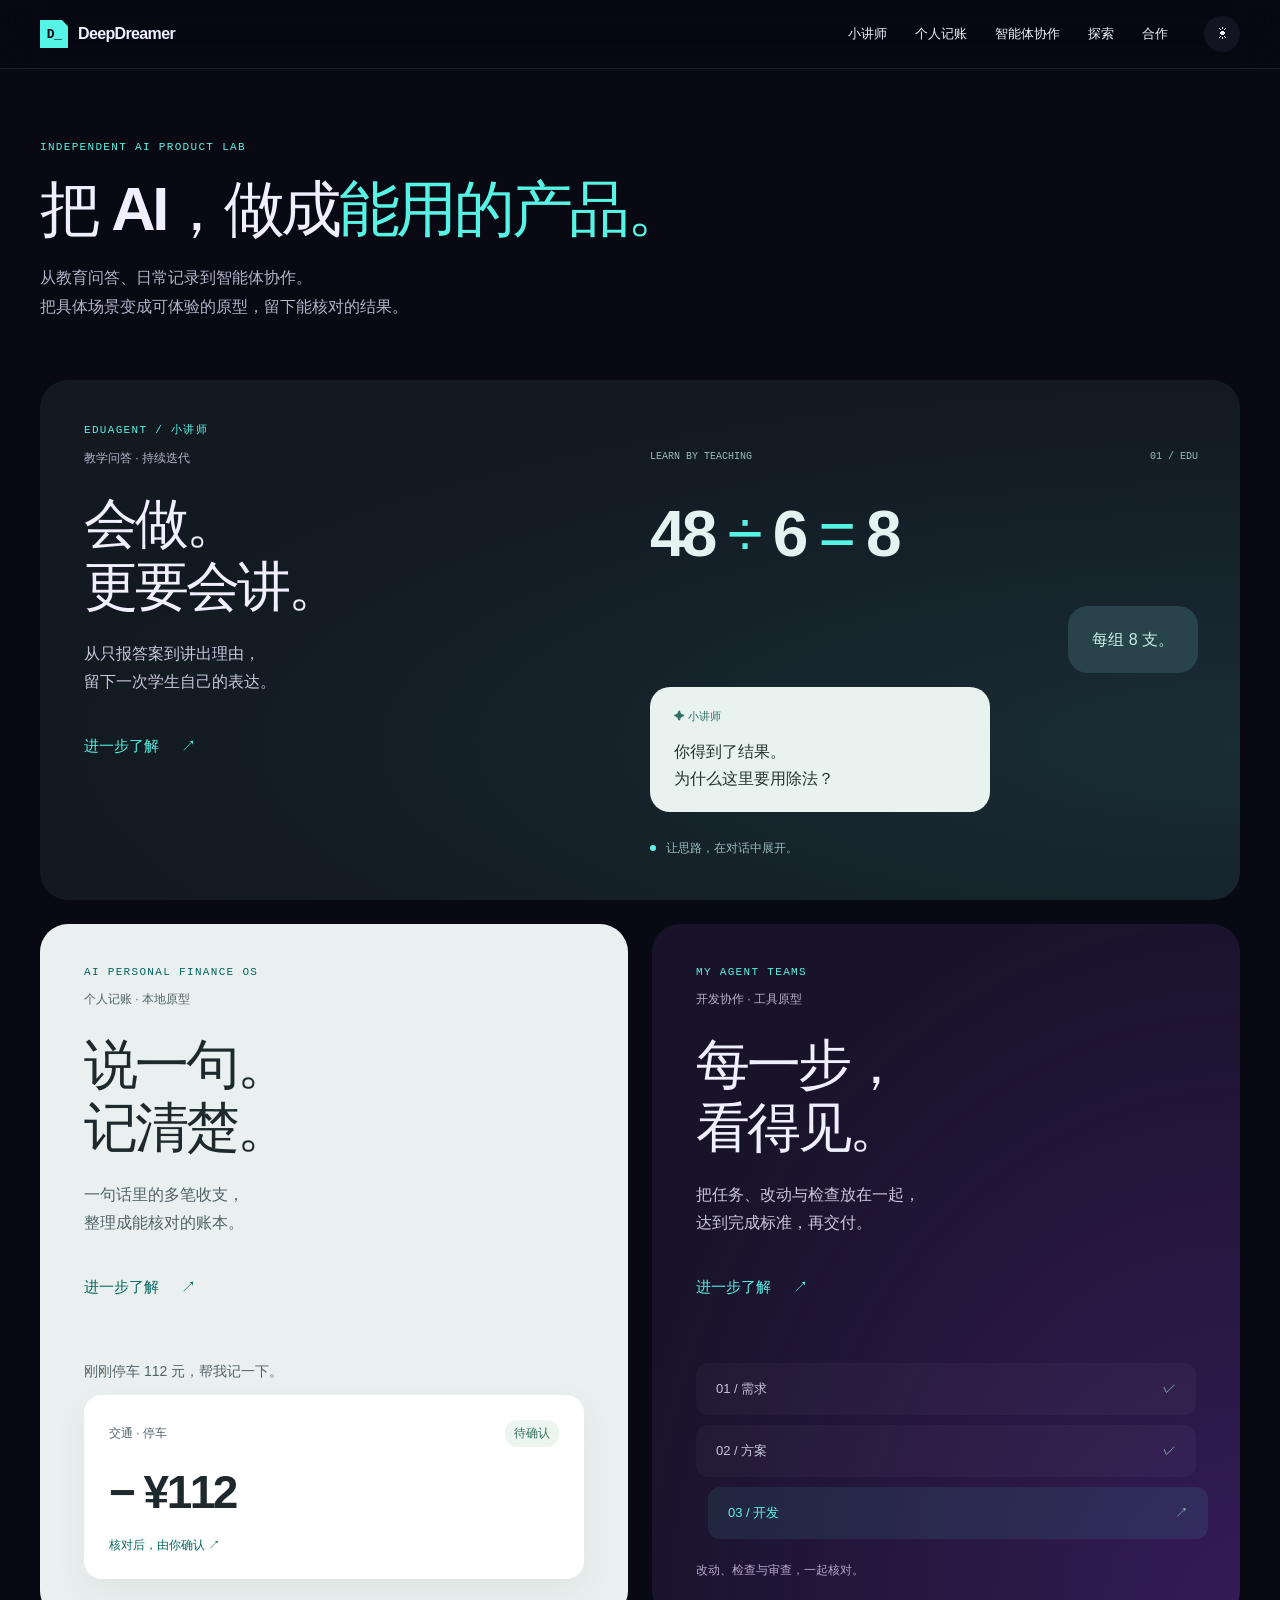
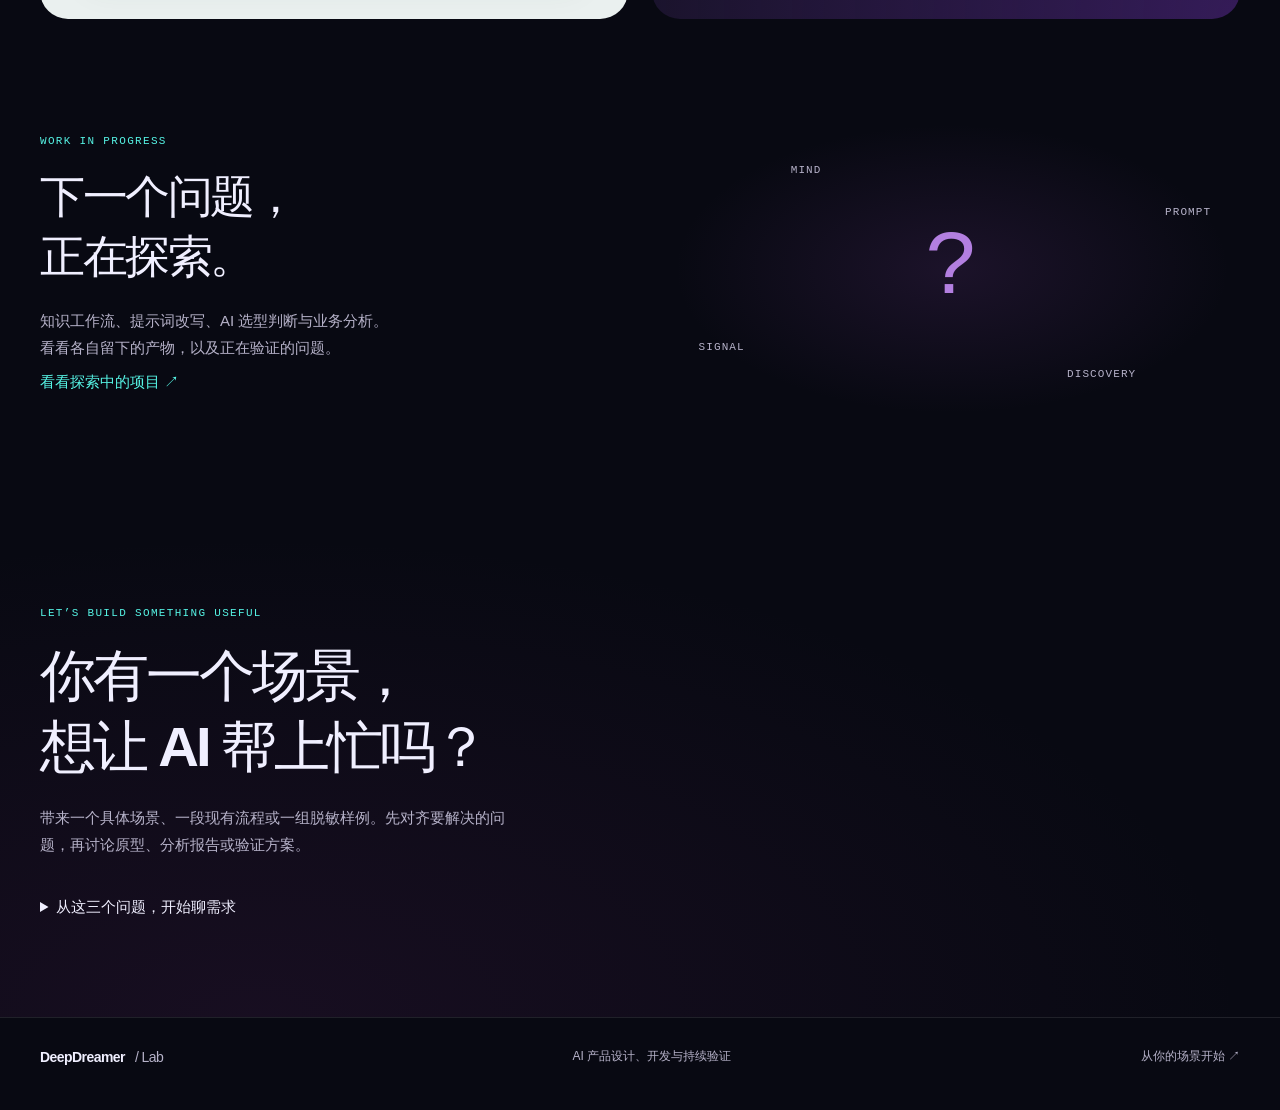
<file: index.html>
<!doctype html>
<html lang="zh-CN">
<head>
  <meta charset="UTF-8">
  <meta name="viewport" content="width=device-width, initial-scale=1">
  <meta name="theme-color" content="#080912">
  <title>把 AI 做成能用的产品 — DeepDreamer</title>
  <meta name="description" content="从具体场景出发，探索小讲师、个人记账与智能体协作。选择感兴趣的项目，进一步了解并亲手体验。">
  <meta property="og:title" content="把 AI 做成能用的产品 — DeepDreamer">
  <meta property="og:description" content="从具体场景出发，探索小讲师、个人记账与智能体协作。选择感兴趣的项目，进一步了解并亲手体验。">
  <meta property="og:type" content="website">
  <link rel="icon" href="assets/favicon.svg" type="image/svg+xml">
  <link rel="stylesheet" href="assets/site.css">
  <script defer src="assets/site.js"></script>
  <script defer src="assets/field.js"></script>
  <script defer src="assets/demos.js"></script>
</head>
<body class="home-page">
  <a class="skip-link" href="#main">跳到主要内容</a>
  <div id="top-progress" aria-hidden="true"></div>
  <header class="site-header">
    <div class="nav-wrap">
      <a class="brand" href="index.html" aria-label="DeepDreamer 首页"><i class="brand-mark" aria-hidden="true">D_</i><span>DeepDreamer</span></a>
      <nav class="product-nav" aria-label="产品导航"><a href="lecturer.html">小讲师</a><a href="finance.html">个人记账</a><a href="teams.html">智能体协作</a><a href="explorations.html">探索</a><a href="index.html#contact">合作</a></nav>
      <button class="theme-toggle" data-theme aria-label="切换昼间主题">☀</button>
    </div>
  </header>
  <main id="main" tabindex="-1">
    <section class="home-intro wrap"><span class="eyebrow">INDEPENDENT AI PRODUCT LAB</span><h1>把 AI，做成<span>能用的产品。</span></h1><p>从教育问答、日常记录到智能体协作。<br>把具体场景变成可体验的原型，留下能核对的结果。</p></section>
    <section class="showcase wrap" aria-label="产品与项目">
      <article class="product-card featured lecturer-card reveal">
        <div class="card-copy"><span class="eyebrow">EDUAGENT / 小讲师</span><span class="status">教学问答 · 持续迭代</span><h2>会做。<br>更要会讲。</h2><p>从只报答案到讲出理由，<br>留下一次学生自己的表达。</p><a class="card-cta" href="lecturer.html">进一步了解 <span aria-hidden="true">↗</span></a></div>
        <div class="product-visual lesson-visual" aria-hidden="true"><div class="visual-label">LEARN BY TEACHING <span>01 / EDU</span></div><div class="equation">48 <span>÷</span> 6 <span>=</span> 8</div><div class="mini-chat student">每组 8 支。</div><div class="mini-chat ai"><span>✦ 小讲师</span>你得到了结果。<br><b>为什么这里要用除法？</b></div><div class="visual-foot"><i></i>让思路，在对话中展开。</div></div>
      </article>
      <article class="product-card finance-card reveal">
        <div class="card-copy"><span class="eyebrow">AI PERSONAL FINANCE OS</span><span class="status">个人记账 · 本地原型</span><h2>说一句。<br>记清楚。</h2><p>一句话里的多笔收支，<br>整理成能核对的账本。</p><a class="card-cta" href="finance.html">进一步了解 <span aria-hidden="true">↗</span></a></div>
        <div class="product-visual finance-visual" aria-hidden="true"><div class="mini-request">刚刚停车 112 元，帮我记一下。</div><div class="mini-receipt"><span>交通 · 停车 <i>待确认</i></span><strong>− ¥112</strong><div class="mini-confirm">核对后，由你确认 ↗</div></div></div>
      </article>
      <article class="product-card teams-card reveal">
        <div class="card-copy"><span class="eyebrow">MY AGENT TEAMS</span><span class="status">开发协作 · 工具原型</span><h2>每一步，<br>看得见。</h2><p>把任务、改动与检查放在一起，<br>达到完成标准，再交付。</p><a class="card-cta" href="teams.html">进一步了解 <span aria-hidden="true">↗</span></a></div>
        <div class="product-visual teams-visual" aria-hidden="true"><div class="mini-stage"><span>01 / 需求</span><i>✓</i></div><div class="mini-stage"><span>02 / 方案</span><i>✓</i></div><div class="mini-stage current"><span>03 / 开发</span><i>↗</i></div><div class="mini-stage-note">改动、检查与审查，一起核对。</div></div>
      </article>
    </section>
    <section class="explore-teaser wrap reveal"><div><span class="eyebrow">WORK IN PROGRESS</span><h2>下一个问题，<br>正在探索。</h2><p>知识工作流、提示词改写、AI 选型判断与业务分析。<br>看看各自留下的产物，以及正在验证的问题。</p><a class="text-link" href="explorations.html">看看探索中的项目 ↗</a></div><div class="explore-orbit" aria-hidden="true"><span>MIND</span><span>PROMPT</span><span>SIGNAL</span><span>DISCOVERY</span><i>?</i></div></section>
    <section class="closing" id="contact"><div class="wrap"><span class="eyebrow">LET’S BUILD SOMETHING USEFUL</span><h2>你有一个场景，<br>想让 AI 帮上忙吗？</h2><p>带来一个具体场景、一段现有流程或一组脱敏样例。先对齐要解决的问题，再讨论原型、分析报告或验证方案。</p><details class="contact-brief"><summary>从这三个问题，开始聊需求</summary><ol><li>谁在什么场景下，遇到了什么问题？</li><li>现在怎么解决，最费力的是哪一步？</li><li>你希望先看到什么结果，怎样判断它有用？</li></ol></details></div></section>
  </main>
  <footer class="footer"><div class="wrap"><a class="brand" href="index.html">DeepDreamer<span class="brand-slash"> / Lab</span></a><span>AI 产品设计、开发与持续验证</span><a href="index.html#contact">从你的场景开始 ↗</a></div></footer>
</body>
</html>
</file>
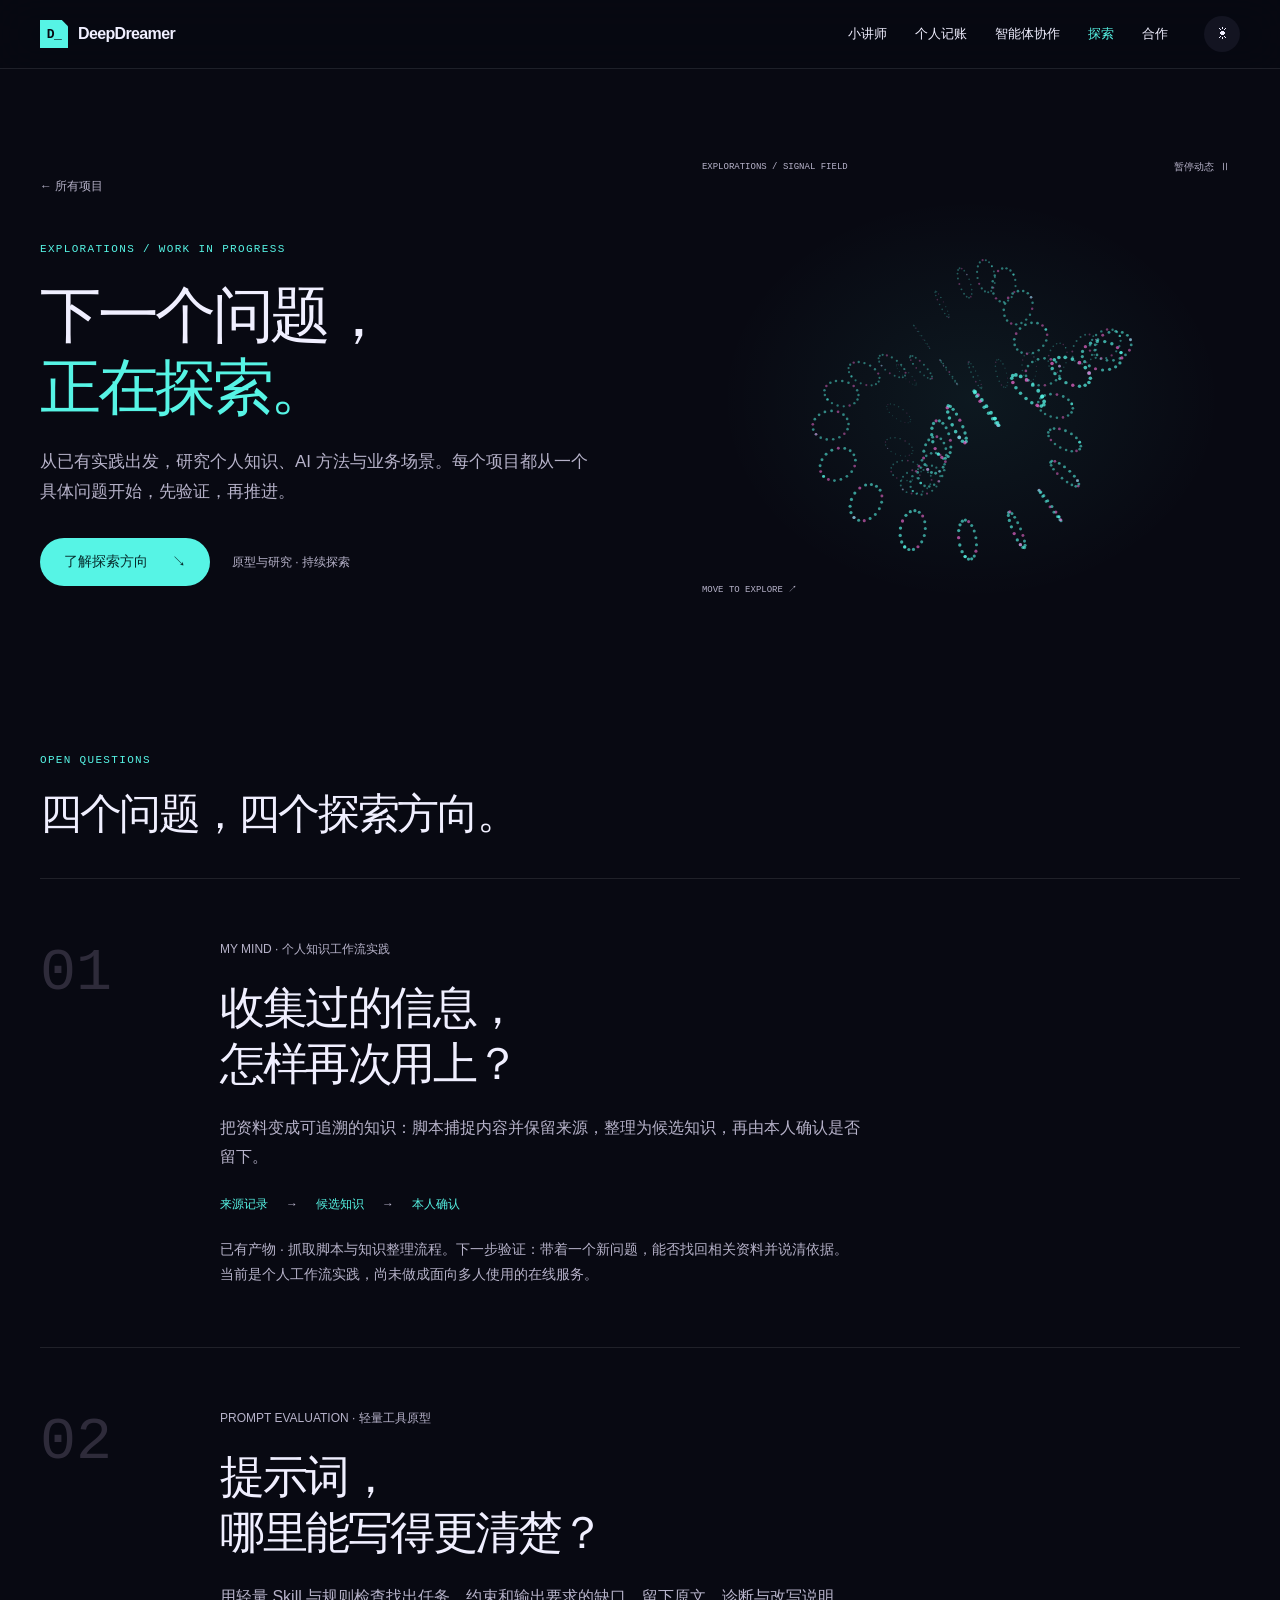
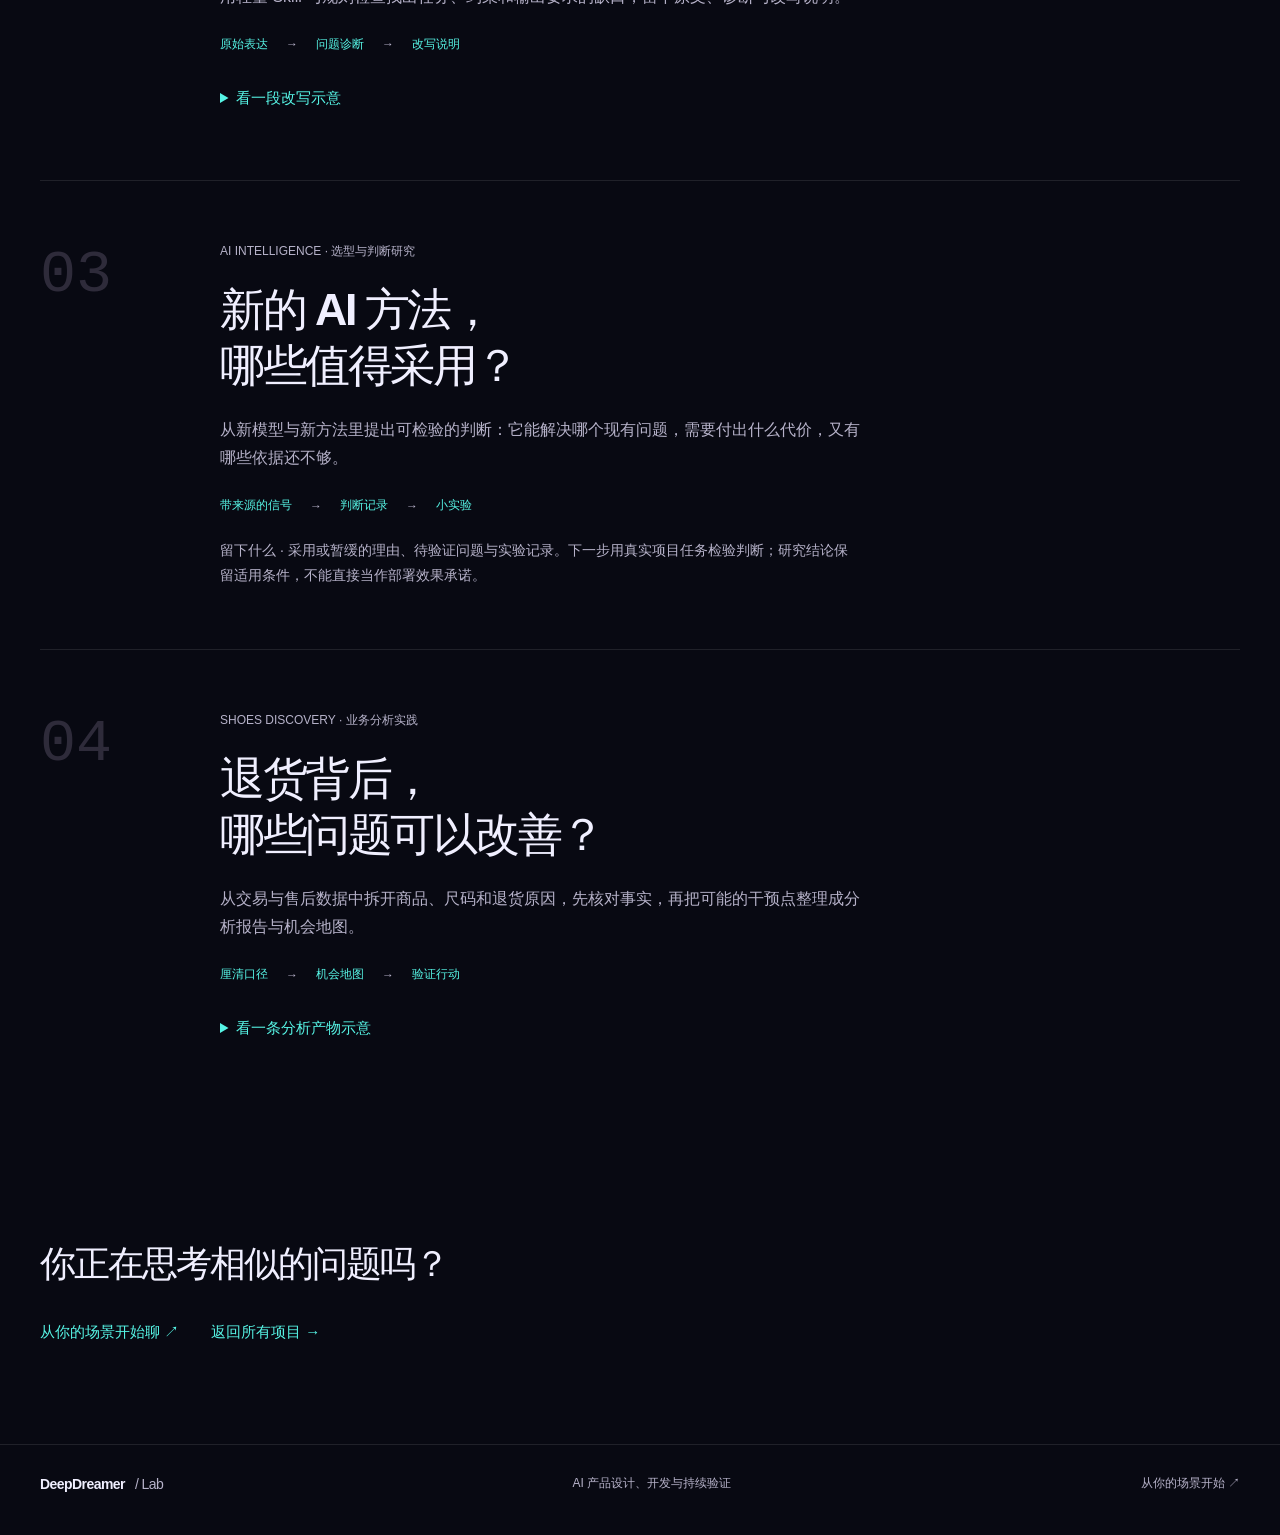
<file: explorations.html>
<!doctype html>
<html lang="zh-CN">
<head>
  <meta charset="UTF-8">
  <meta name="viewport" content="width=device-width, initial-scale=1">
  <meta name="theme-color" content="#080912">
  <title>探索 · 下一个问题正在生长 — DeepDreamer</title>
  <meta name="description" content="了解个人知识整理、提示词改写、AI 信息研判与鞋类业务研究的方向和当前阶段。">
  <meta property="og:title" content="探索 · 下一个问题正在生长 — DeepDreamer">
  <meta property="og:description" content="了解个人知识整理、提示词改写、AI 信息研判与鞋类业务研究的方向和当前阶段。">
  <meta property="og:type" content="website">
  <link rel="icon" href="assets/favicon.svg" type="image/svg+xml">
  <link rel="stylesheet" href="assets/site.css">
  <script defer src="assets/site.js"></script>
  <script defer src="assets/field.js"></script>
  <script defer src="assets/demos.js"></script>
</head>
<body class="detail-page exploration-page">
  <a class="skip-link" href="#main">跳到主要内容</a>
  <div id="top-progress" aria-hidden="true"></div>
  <header class="site-header">
    <div class="nav-wrap">
      <a class="brand" href="index.html" aria-label="DeepDreamer 首页"><i class="brand-mark" aria-hidden="true">D_</i><span>DeepDreamer</span></a>
      <nav class="product-nav" aria-label="产品导航"><a href="lecturer.html">小讲师</a><a href="finance.html">个人记账</a><a href="teams.html">智能体协作</a><a href="explorations.html" aria-current="page">探索</a><a href="index.html#contact">合作</a></nav>
      <button class="theme-toggle" data-theme aria-label="切换昼间主题">☀</button>
    </div>
  </header>
  <main id="main" tabindex="-1">
    <section class="detail-hero wrap"><div class="detail-copy"><a class="back-link" href="index.html">← 所有项目</a><span class="eyebrow">EXPLORATIONS / WORK IN PROGRESS</span><h1>下一个问题，<br><em>正在探索。</em></h1><p>从已有实践出发，研究个人知识、AI 方法与业务场景。每个项目都从一个具体问题开始，先验证，再推进。</p><div class="hero-actions"><a class="btn-primary" href="#experience">了解探索方向 <span aria-hidden="true">↘</span></a><span class="status">原型与研究 · 持续探索</span></div></div><div class="field-panel"><div class="field-toolbar"><span>EXPLORATIONS / SIGNAL FIELD</span><button id="motion-toggle" aria-pressed="false">暂停动态 Ⅱ</button></div><div class="field-viewport"><canvas id="field-canvas" data-scene="3" role="img" aria-label="EXPLORATIONS 的动态粒子图形">动态粒子图形</canvas><span class="field-note" aria-hidden="true">MOVE TO EXPLORE ↗</span></div></div></section>    <section class="exploration-list wrap" id="experience"><div class="experience-heading reveal"><span class="eyebrow">OPEN QUESTIONS</span><h2>四个问题，四个探索方向。</h2></div>
      <article class="exploration-item reveal" id="mind"><div class="exploration-number">01</div><div><span class="status">MY MIND · 个人知识工作流实践</span><h2>收集过的信息，<br>怎样再次用上？</h2><p>把资料变成可追溯的知识：脚本捕捉内容并保留来源，整理为候选知识，再由本人确认是否留下。</p><div class="exploration-method"><span>来源记录</span><i>→</i><span>候选知识</span><i>→</i><span>本人确认</span></div><p><strong>已有产物</strong> · 抓取脚本与知识整理流程。下一步验证：带着一个新问题，能否找回相关资料并说清依据。当前是个人工作流实践，尚未做成面向多人使用的在线服务。</p></div></article>
      <article class="exploration-item reveal" id="prompt"><div class="exploration-number">02</div><div><span class="status">PROMPT EVALUATION · 轻量工具原型</span><h2>提示词，<br>哪里能写得更清楚？</h2><p>用轻量 Skill 与规则检查找出任务、约束和输出要求的缺口，留下原文、诊断与改写说明。</p><div class="exploration-method"><span>原始表达</span><i>→</i><span>问题诊断</span><i>→</i><span>改写说明</span></div><details class="sample-detail"><summary>看一段改写示意</summary><p><strong>原文</strong> · “帮我总结这篇文章。”</p><p><strong>诊断</strong> · 没有说明给谁看，也没有约定长度和重点。</p><p><strong>改写</strong> · “给初次了解这个主题的同事总结这篇文章。列出三个核心观点，每点一句，并标出文中尚未解决的问题。”</p><p>这是虚构的表达示例。规则评分帮助检查文字；下一步需要在同一批目标任务上比较输出，才能判断改写有没有用。</p></details></div></article>
      <article class="exploration-item reveal" id="intelligence"><div class="exploration-number">03</div><div><span class="status">AI INTELLIGENCE · 选型与判断研究</span><h2>新的 AI 方法，<br>哪些值得采用？</h2><p>从新模型与新方法里提出可检验的判断：它能解决哪个现有问题，需要付出什么代价，又有哪些依据还不够。</p><div class="exploration-method"><span>带来源的信号</span><i>→</i><span>判断记录</span><i>→</i><span>小实验</span></div><p><strong>留下什么</strong> · 采用或暂缓的理由、待验证问题与实验记录。下一步用真实项目任务检验判断；研究结论保留适用条件，不能直接当作部署效果承诺。</p></div></article>
      <article class="exploration-item reveal" id="discovery"><div class="exploration-number">04</div><div><span class="status">SHOES DISCOVERY · 业务分析实践</span><h2>退货背后，<br>哪些问题可以改善？</h2><p>从交易与售后数据中拆开商品、尺码和退货原因，先核对事实，再把可能的干预点整理成分析报告与机会地图。</p><div class="exploration-method"><span>厘清口径</span><i>→</i><span>机会地图</span><i>→</i><span>验证行动</span></div><details class="sample-detail"><summary>看一条分析产物示意</summary><p><strong>现象</strong> · 某类商品出现了集中的尺码反馈。</p><p><strong>先核对</strong> · 反馈标签是否一致？是否混入不同批次、渠道或样本量差异？</p><p><strong>可验证行动</strong> · 在小范围补充尺码说明，比较修改前后同口径的反馈。</p><p>这是匿名虚构示意，不含客户数据。已有产物是业务分析报告与机会地图；下一步验证具体行动的效果，当前尚未做成自动经营的 Agent 产品。</p></details></div></article>
    </section>
    <section class="next-step wrap"><h2>你正在思考相似的问题吗？</h2><a class="text-link" href="index.html#contact">从你的场景开始聊 ↗</a><a class="text-link muted" href="index.html">返回所有项目 →</a></section>
  </main>
  <footer class="footer"><div class="wrap"><a class="brand" href="index.html">DeepDreamer<span class="brand-slash"> / Lab</span></a><span>AI 产品设计、开发与持续验证</span><a href="index.html#contact">从你的场景开始 ↗</a></div></footer>
</body>
</html>
</file>
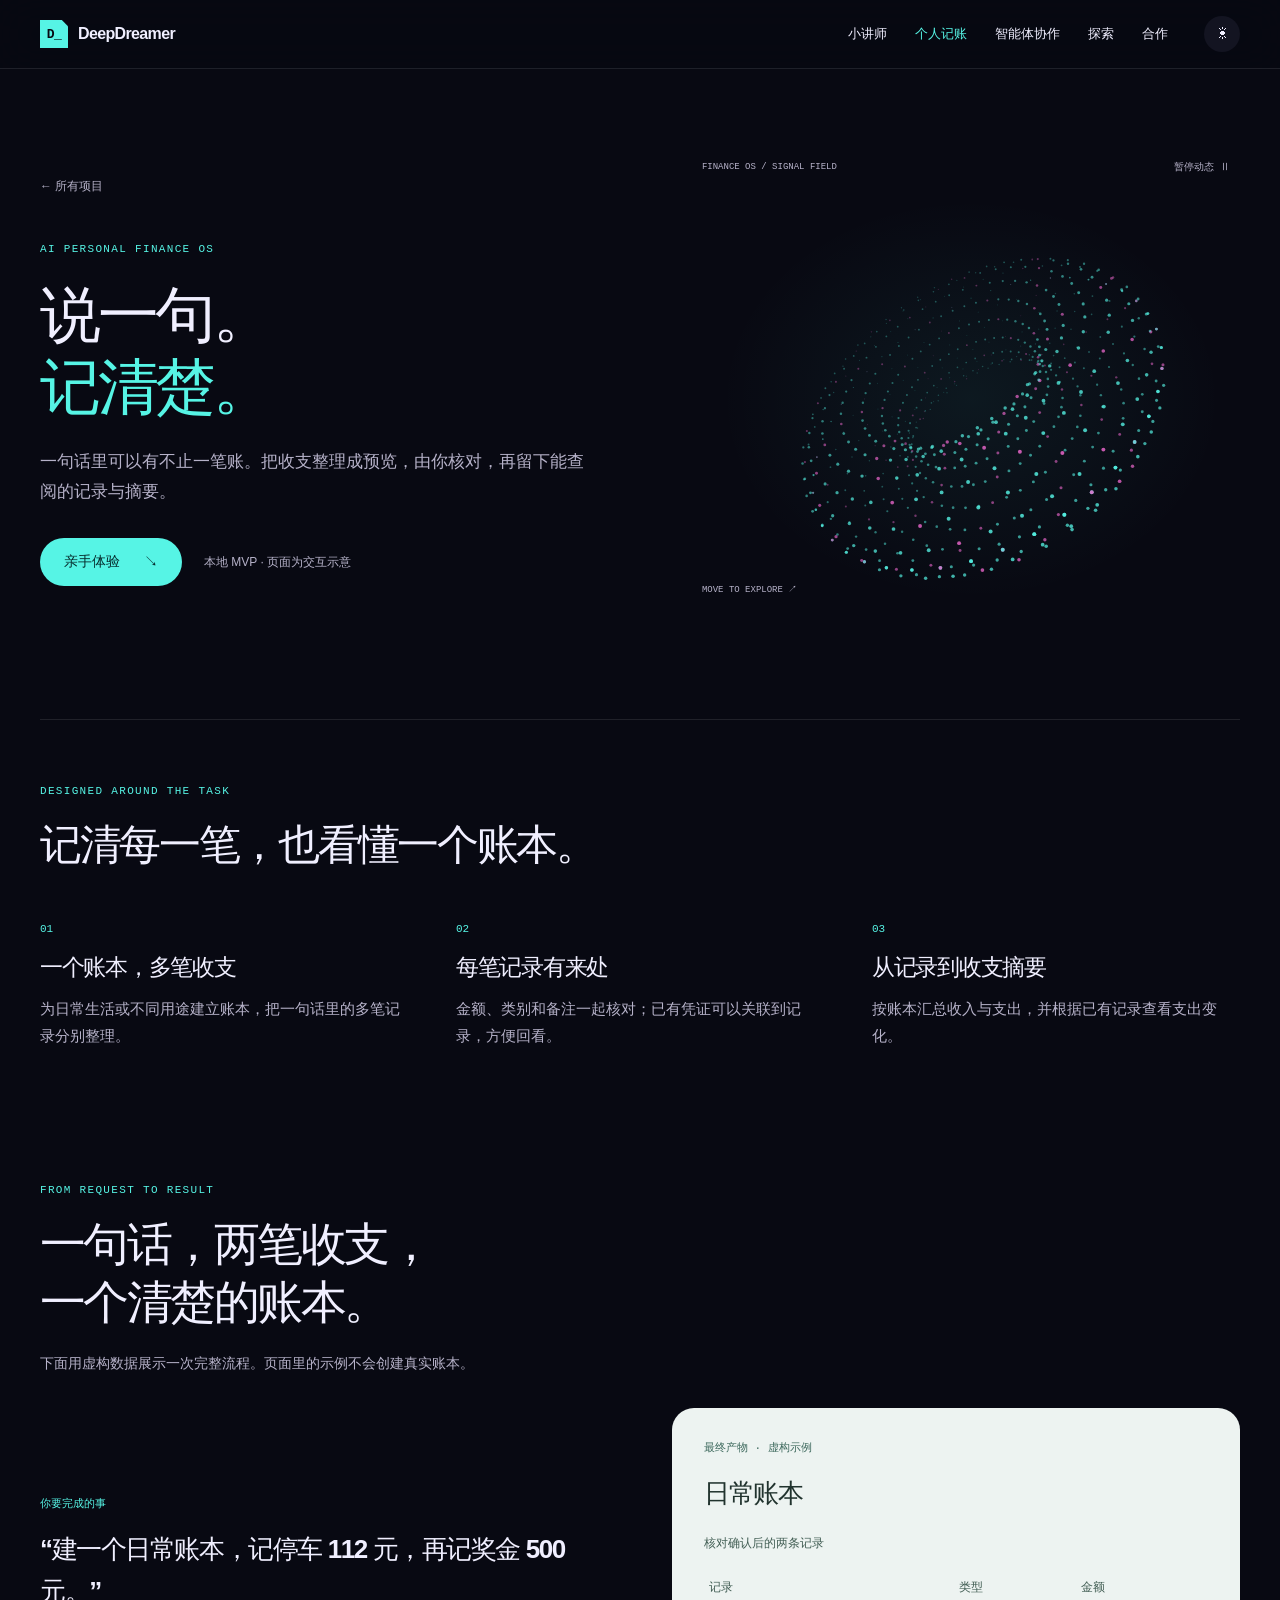
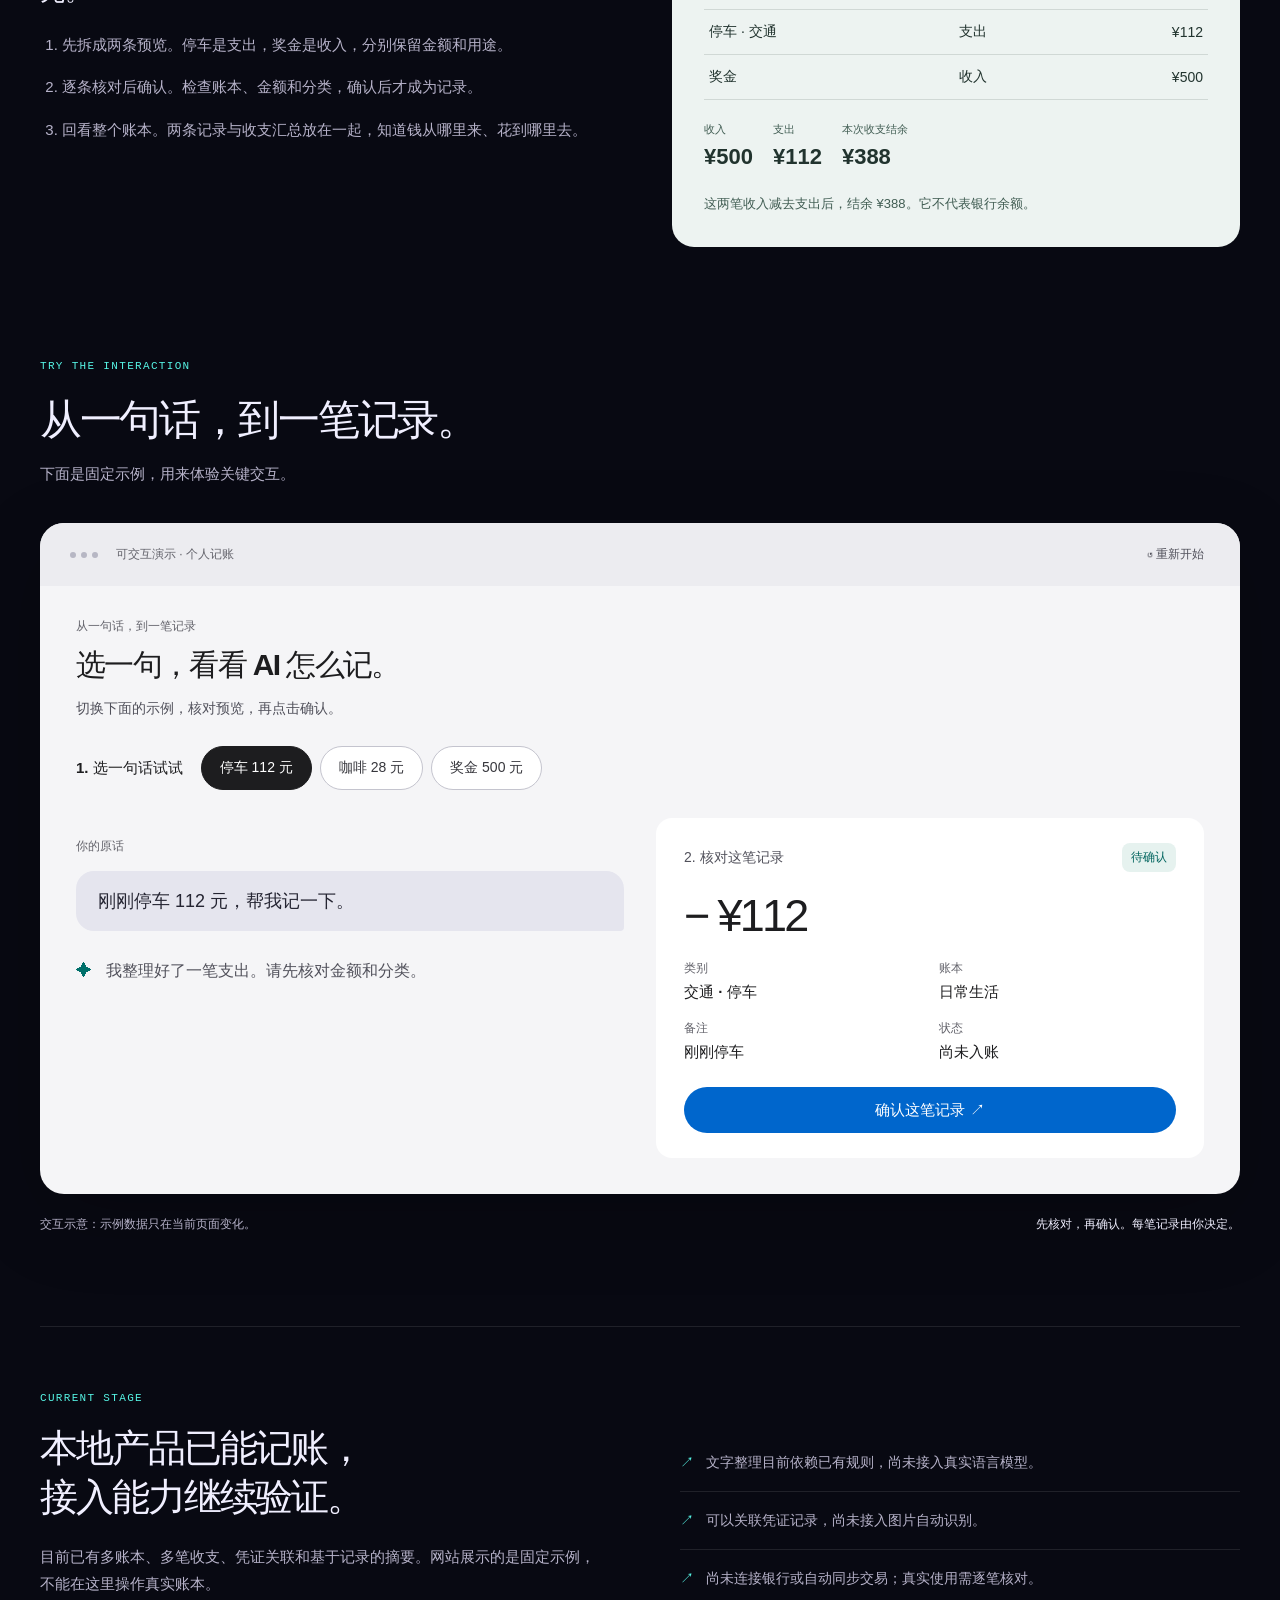
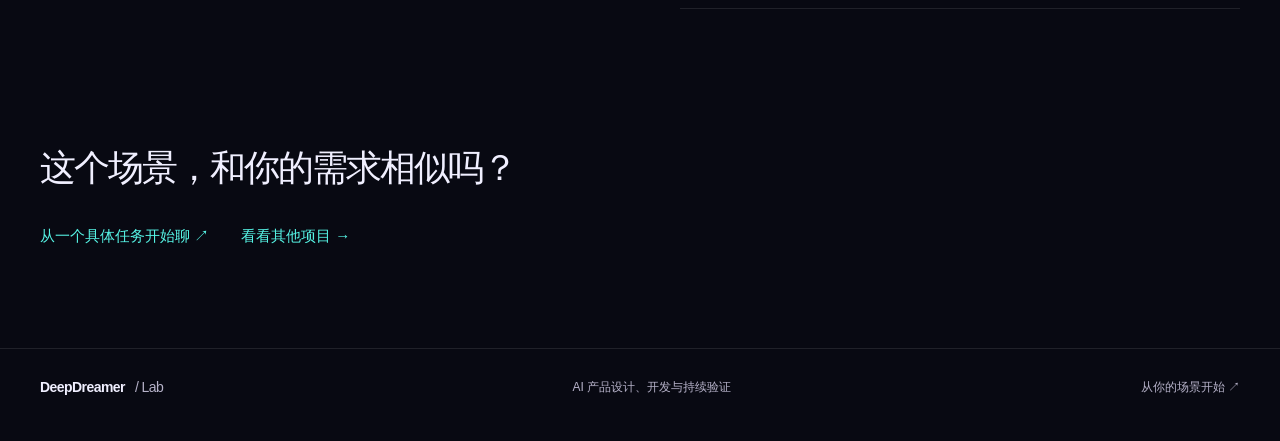
<file: finance.html>
<!doctype html>
<html lang="zh-CN">
<head>
  <meta charset="UTF-8">
  <meta name="viewport" content="width=device-width, initial-scale=1">
  <meta name="theme-color" content="#080912">
  <title>个人记账 · 说一句，记清楚 — DeepDreamer</title>
  <meta name="description" content="把一句话里的多笔收支整理成可核对的记录。了解多账本、凭证关联与收支摘要的本地产品实践。">
  <meta property="og:title" content="个人记账 · 说一句，记清楚 — DeepDreamer">
  <meta property="og:description" content="把一句话里的多笔收支整理成可核对的记录。了解多账本、凭证关联与收支摘要的本地产品实践。">
  <meta property="og:type" content="website">
  <link rel="icon" href="assets/favicon.svg" type="image/svg+xml">
  <link rel="stylesheet" href="assets/site.css">
  <script defer src="assets/site.js"></script>
  <script defer src="assets/field.js"></script>
  <script defer src="assets/demos.js"></script>
</head>
<body class="detail-page finance-page">
  <a class="skip-link" href="#main">跳到主要内容</a>
  <div id="top-progress" aria-hidden="true"></div>
  <header class="site-header">
    <div class="nav-wrap">
      <a class="brand" href="index.html" aria-label="DeepDreamer 首页"><i class="brand-mark" aria-hidden="true">D_</i><span>DeepDreamer</span></a>
      <nav class="product-nav" aria-label="产品导航"><a href="lecturer.html">小讲师</a><a href="finance.html" aria-current="page">个人记账</a><a href="teams.html">智能体协作</a><a href="explorations.html">探索</a><a href="index.html#contact">合作</a></nav>
      <button class="theme-toggle" data-theme aria-label="切换昼间主题">☀</button>
    </div>
  </header>
  <main id="main" tabindex="-1">
    <section class="detail-hero wrap"><div class="detail-copy"><a class="back-link" href="index.html">← 所有项目</a><span class="eyebrow">AI PERSONAL FINANCE OS</span><h1>说一句。<br><em>记清楚。</em></h1><p>一句话里可以有不止一笔账。把收支整理成预览，由你核对，再留下能查阅的记录与摘要。</p><div class="hero-actions"><a class="btn-primary" href="#experience">亲手体验 <span aria-hidden="true">↘</span></a><span class="status">本地 MVP · 页面为交互示意</span></div></div><div class="field-panel"><div class="field-toolbar"><span>FINANCE OS / SIGNAL FIELD</span><button id="motion-toggle" aria-pressed="false">暂停动态 Ⅱ</button></div><div class="field-viewport"><canvas id="field-canvas" data-scene="0" role="img" aria-label="FINANCE OS 的动态粒子图形">动态粒子图形</canvas><span class="field-note" aria-hidden="true">MOVE TO EXPLORE ↗</span></div></div></section><section class="context-section wrap reveal"><span class="eyebrow">DESIGNED AROUND THE TASK</span><h2>记清每一笔，也看懂一个账本。</h2><div class="benefits"><article><span class="benefit-number">01</span><h3>一个账本，多笔收支</h3><p>为日常生活或不同用途建立账本，把一句话里的多笔记录分别整理。</p></article><article><span class="benefit-number">02</span><h3>每笔记录有来处</h3><p>金额、类别和备注一起核对；已有凭证可以关联到记录，方便回看。</p></article><article><span class="benefit-number">03</span><h3>从记录到收支摘要</h3><p>按账本汇总收入与支出，并根据已有记录查看支出变化。</p></article></div></section>    <section class="case-section wrap reveal" id="case">
      <span class="eyebrow">FROM REQUEST TO RESULT</span>
      <h2>一句话，两笔收支，<br>一个清楚的账本。</h2>
      <p class="section-intro">下面用虚构数据展示一次完整流程。页面里的示例不会创建真实账本。</p>
      <div class="sample-grid">
        <article>
          <span class="artifact-label">你要完成的事</span>
          <h3>“建一个日常账本，记停车 112 元，再记奖金 500 元。”</h3>
          <ol class="case-steps">
            <li><strong>先拆成两条预览。</strong>停车是支出，奖金是收入，分别保留金额和用途。</li>
            <li><strong>逐条核对后确认。</strong>检查账本、金额和分类，确认后才成为记录。</li>
            <li><strong>回看整个账本。</strong>两条记录与收支汇总放在一起，知道钱从哪里来、花到哪里去。</li>
          </ol>
        </article>
        <article class="sample-output">
          <span class="artifact-label">最终产物 · 虚构示例</span>
          <h3>日常账本</h3>
          <table>
            <caption>核对确认后的两条记录</caption>
            <thead><tr><th scope="col">记录</th><th scope="col">类型</th><th scope="col">金额</th></tr></thead>
            <tbody><tr><th scope="row">停车 · 交通</th><td>支出</td><td>¥112</td></tr><tr><th scope="row">奖金</th><td>收入</td><td>¥500</td></tr></tbody>
          </table>
          <dl class="sample-totals"><div><dt>收入</dt><dd>¥500</dd></div><div><dt>支出</dt><dd>¥112</dd></div><div><dt>本次收支结余</dt><dd>¥388</dd></div></dl>
          <p>这两笔收入减去支出后，结余 ¥388。它不代表银行余额。</p>
        </article>
      </div>
    </section>
    <section class="chapter wrap" id="finance"><div class="experience-heading reveal" id="experience"><span class="eyebrow">TRY THE INTERACTION</span><h2>从一句话，到一笔记录。</h2><p>下面是固定示例，用来体验关键交互。</p></div>      <div class="theater-zone"><div class="theater-pin reveal" ><div class="demo-shell"><div class="demo-top"><div class="demo-dots"><i></i><i></i><i></i></div><span>可交互演示 · 个人记账</span><button class="replay" data-replay aria-label="重新开始演示">↺ 重新开始</button></div><div class="finance-layout"><div class="finance-main"><div class="demo-eyebrow">从一句话，到一笔记录</div><h3 class="demo-heading">选一句，看看 AI 怎么记。</h3><p class="demo-note">切换下面的示例，核对预览，再点击确认。</p><div class="demo-controls"><span class="control-label">1. 选一句话试试</span><div class="preset-row"><button class="preset active" data-example="parking">停车 112 元</button><button class="preset" data-example="coffee">咖啡 28 元</button><button class="preset" data-example="salary">奖金 500 元</button></div></div><div class="finance-stage"><div class="chat-card"><div class="chat-label">你的原话</div><div class="chat-bubble" id="finance-message">刚刚停车 112 元，帮我记一下。</div><div class="chat-response"><span class="chat-avatar">✦</span><span id="finance-reply">我整理好了一笔支出。请先核对金额和分类。</span></div></div><div class="receipt"><div class="receipt-top"><span>2. 核对这笔记录</span><strong id="receipt-type">待确认</strong></div><div class="receipt-amount" id="receipt-amount">− ¥112</div><div class="receipt-grid"><div><span>类别</span><b id="receipt-category">交通 · 停车</b></div><div><span>账本</span><b>日常生活</b></div><div><span>备注</span><b id="receipt-note">刚刚停车</b></div><div><span>状态</span><b id="receipt-state" aria-live="polite">尚未入账</b></div></div><button class="confirm" id="finance-confirm">确认这笔记录 ↗</button></div></div></div></div></div>
      <div class="demo-caption"><span>交互示意：示例数据只在当前页面变化。</span><b>先核对，再确认。每笔记录由你决定。</b></div></div></div></section>    <section class="boundary wrap reveal"><div><span class="eyebrow">CURRENT STAGE</span><h2>本地产品已能记账，<br>接入能力继续验证。</h2><p>目前已有多账本、多笔收支、凭证关联和基于记录的摘要。网站展示的是固定示例，不能在这里操作真实账本。</p></div><ul><li>文字整理目前依赖已有规则，尚未接入真实语言模型。</li><li>可以关联凭证记录，尚未接入图片自动识别。</li><li>尚未连接银行或自动同步交易；真实使用需逐笔核对。</li></ul></section>
    <section class="next-step wrap"><h2>这个场景，和你的需求相似吗？</h2><a class="text-link" href="index.html#contact">从一个具体任务开始聊 ↗</a><a class="text-link muted" href="index.html">看看其他项目 →</a></section>
  </main>
  <footer class="footer"><div class="wrap"><a class="brand" href="index.html">DeepDreamer<span class="brand-slash"> / Lab</span></a><span>AI 产品设计、开发与持续验证</span><a href="index.html#contact">从你的场景开始 ↗</a></div></footer>
</body>
</html>
</file>
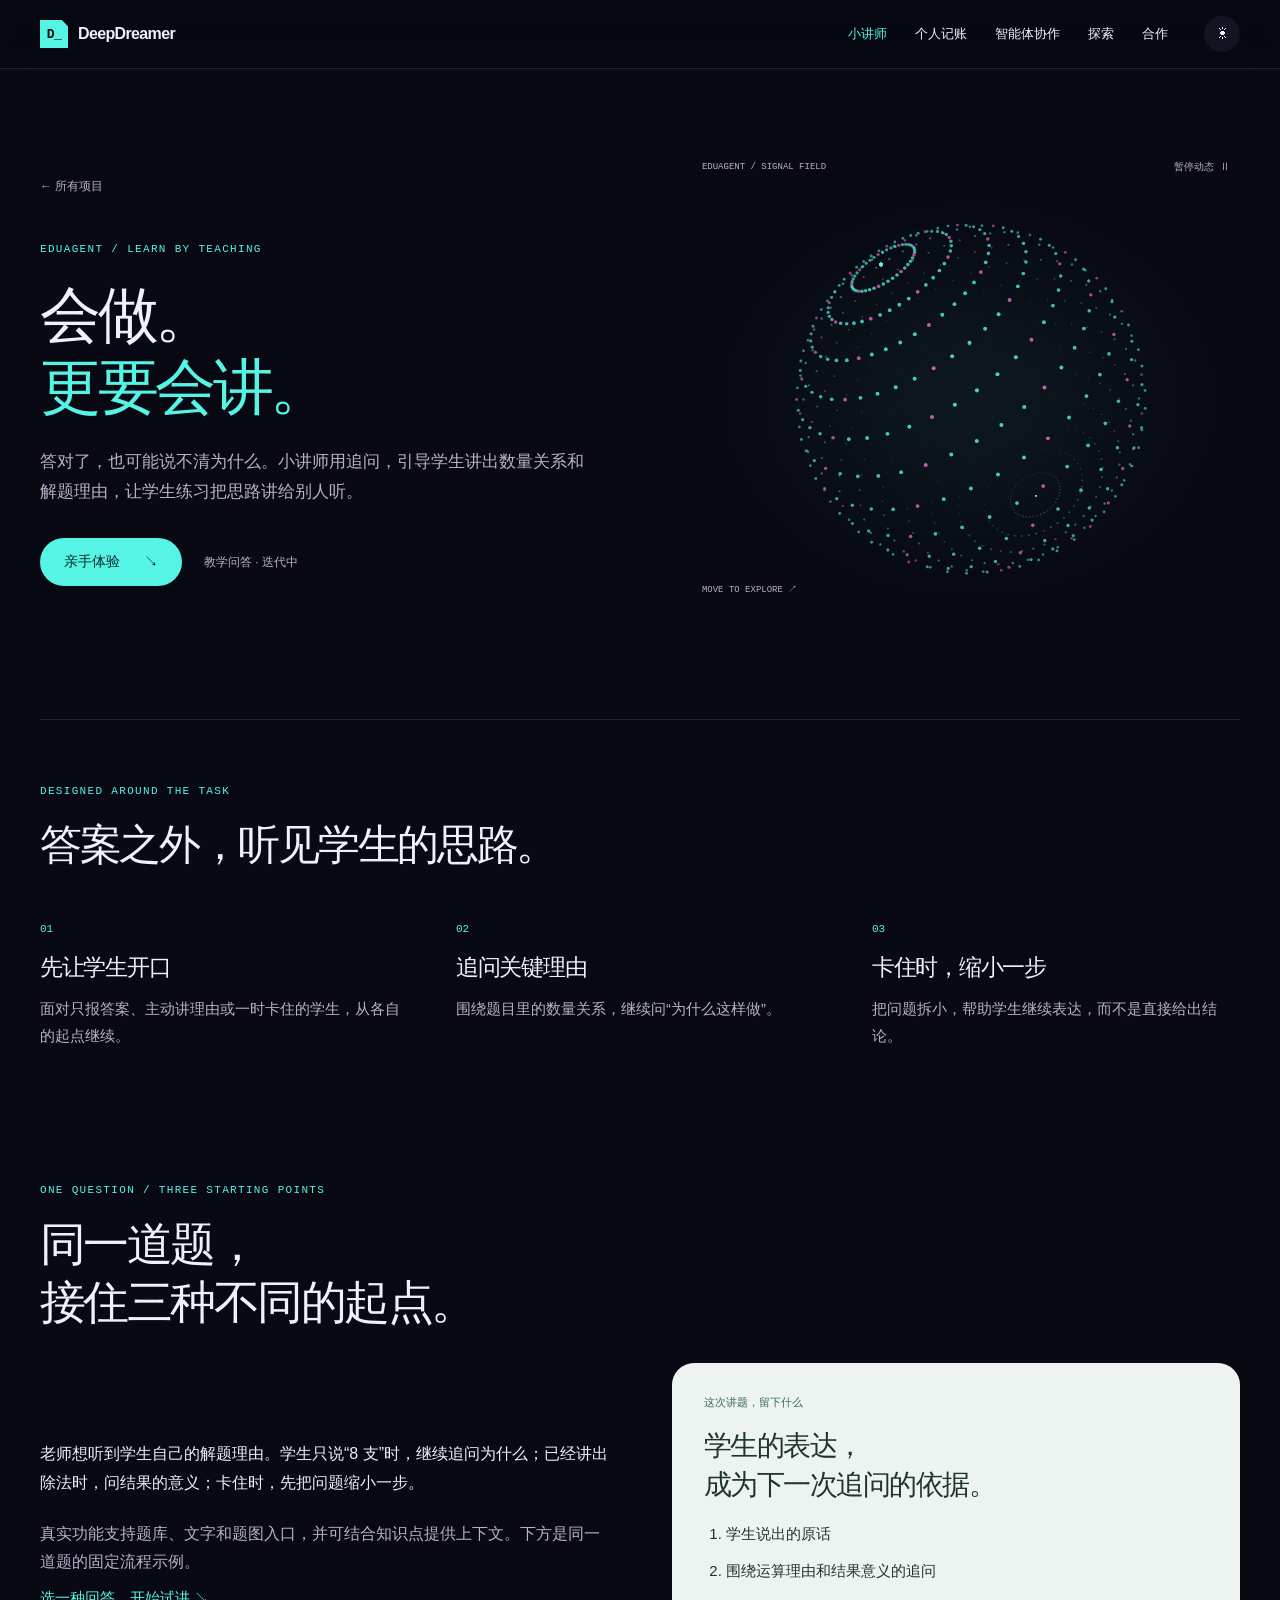
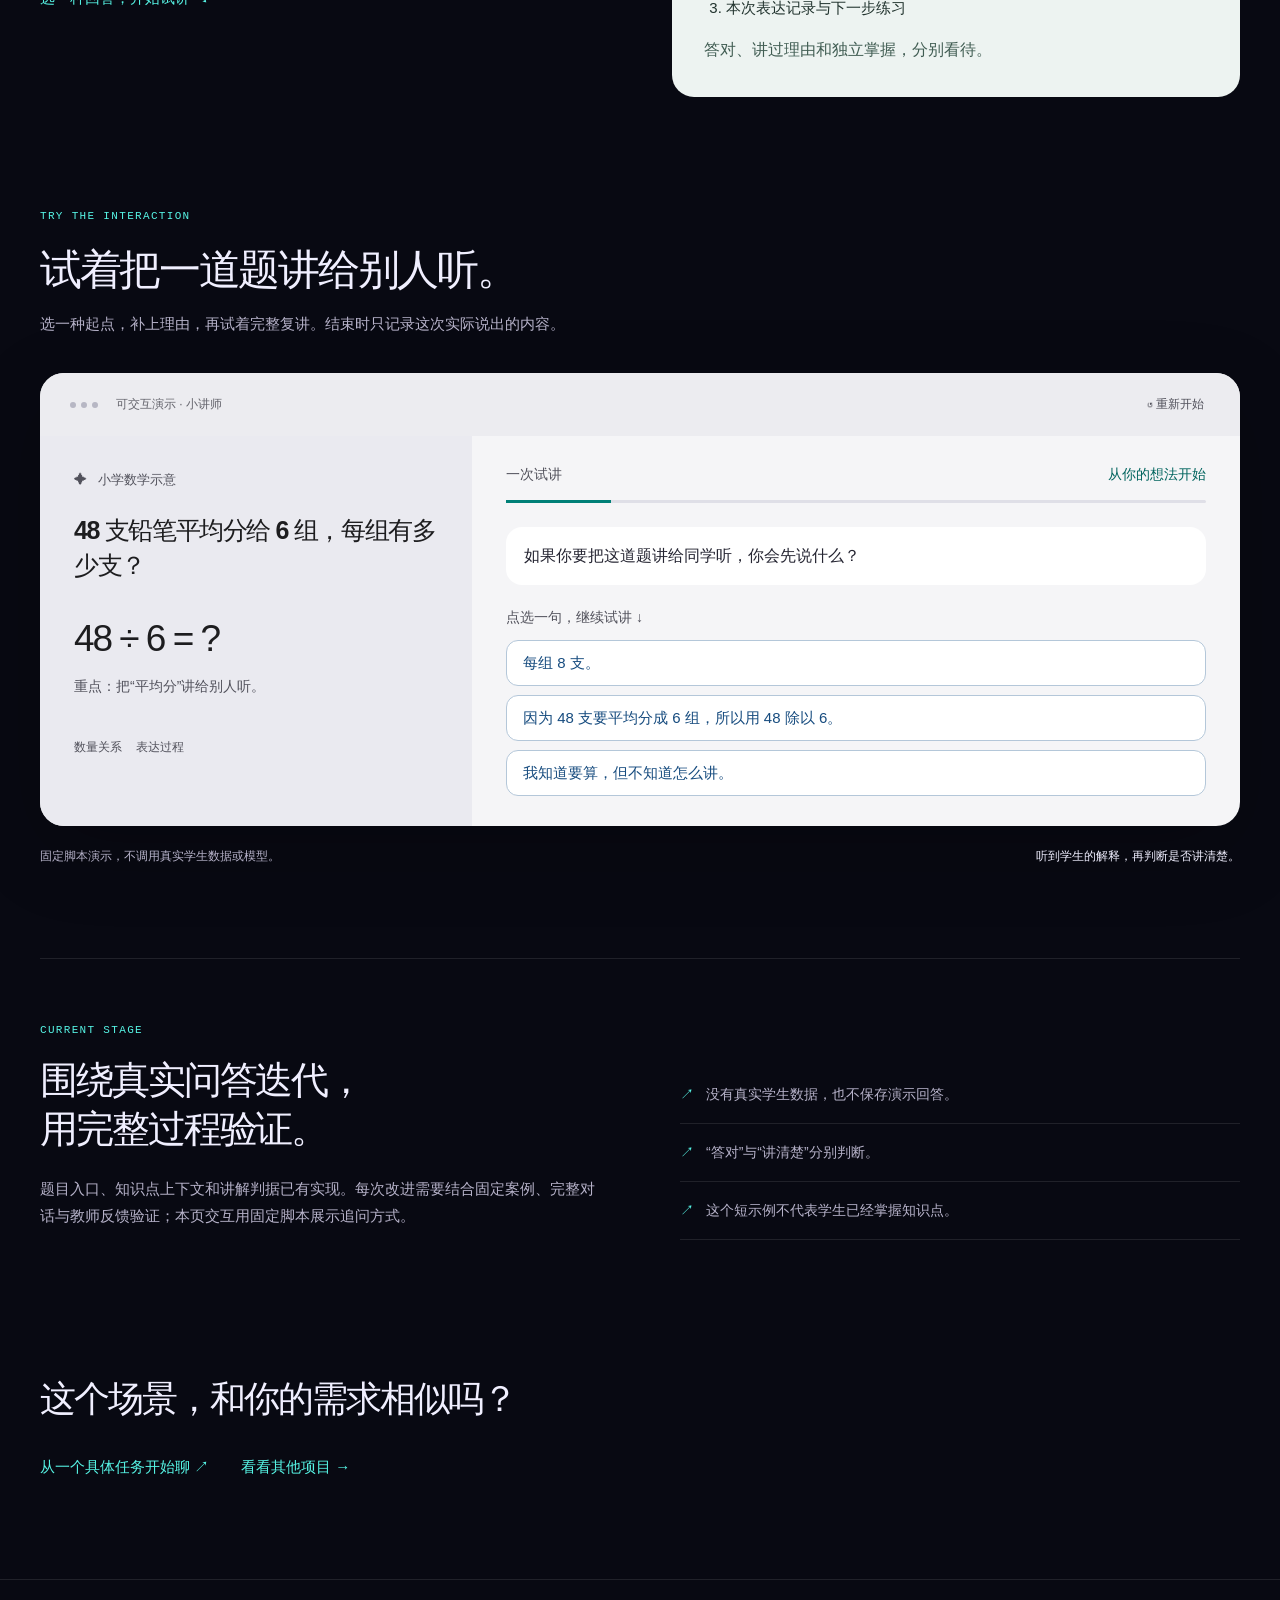
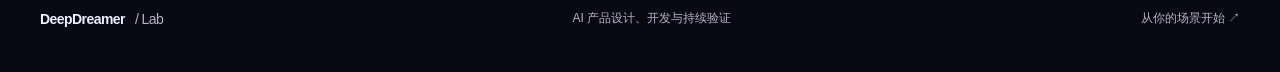
<file: lecturer.html>
<!doctype html>
<html lang="zh-CN">
<head>
  <meta charset="UTF-8">
  <meta name="viewport" content="width=device-width, initial-scale=1">
  <meta name="theme-color" content="#080912">
  <title>小讲师 · 会做，更要会讲 — DeepDreamer</title>
  <meta name="description" content="通过追问引导学生解释解题思路。亲手体验一次数学试讲，了解小讲师怎样接住学生的表达。">
  <meta property="og:title" content="小讲师 · 会做，更要会讲 — DeepDreamer">
  <meta property="og:description" content="通过追问引导学生解释解题思路。亲手体验一次数学试讲，了解小讲师怎样接住学生的表达。">
  <meta property="og:type" content="website">
  <link rel="icon" href="assets/favicon.svg" type="image/svg+xml">
  <link rel="stylesheet" href="assets/site.css">
  <script defer src="assets/site.js"></script>
  <script defer src="assets/field.js"></script>
  <script defer src="assets/demos.js"></script>
</head>
<body class="detail-page lecturer-page">
  <a class="skip-link" href="#main">跳到主要内容</a>
  <div id="top-progress" aria-hidden="true"></div>
  <header class="site-header">
    <div class="nav-wrap">
      <a class="brand" href="index.html" aria-label="DeepDreamer 首页"><i class="brand-mark" aria-hidden="true">D_</i><span>DeepDreamer</span></a>
      <nav class="product-nav" aria-label="产品导航"><a href="lecturer.html" aria-current="page">小讲师</a><a href="finance.html">个人记账</a><a href="teams.html">智能体协作</a><a href="explorations.html">探索</a><a href="index.html#contact">合作</a></nav>
      <button class="theme-toggle" data-theme aria-label="切换昼间主题">☀</button>
    </div>
  </header>
  <main id="main" tabindex="-1">
    <section class="detail-hero wrap"><div class="detail-copy"><a class="back-link" href="index.html">← 所有项目</a><span class="eyebrow">EDUAGENT / LEARN BY TEACHING</span><h1>会做。<br><em>更要会讲。</em></h1><p>答对了，也可能说不清为什么。小讲师用追问，引导学生讲出数量关系和解题理由，让学生练习把思路讲给别人听。</p><div class="hero-actions"><a class="btn-primary" href="#experience">亲手体验 <span aria-hidden="true">↘</span></a><span class="status">教学问答 · 迭代中</span></div></div><div class="field-panel"><div class="field-toolbar"><span>EDUAGENT / SIGNAL FIELD</span><button id="motion-toggle" aria-pressed="false">暂停动态 Ⅱ</button></div><div class="field-viewport"><canvas id="field-canvas" data-scene="1" role="img" aria-label="EDUAGENT 的动态粒子图形">动态粒子图形</canvas><span class="field-note" aria-hidden="true">MOVE TO EXPLORE ↗</span></div></div></section><section class="context-section wrap reveal"><span class="eyebrow">DESIGNED AROUND THE TASK</span><h2>答案之外，听见学生的思路。</h2><div class="benefits"><article><span class="benefit-number">01</span><h3>先让学生开口</h3><p>面对只报答案、主动讲理由或一时卡住的学生，从各自的起点继续。</p></article><article><span class="benefit-number">02</span><h3>追问关键理由</h3><p>围绕题目里的数量关系，继续问“为什么这样做”。</p></article><article><span class="benefit-number">03</span><h3>卡住时，缩小一步</h3><p>把问题拆小，帮助学生继续表达，而不是直接给出结论。</p></article></div></section>    <section class="case-section wrap reveal" id="case"><span class="eyebrow">ONE QUESTION / THREE STARTING POINTS</span><h2>同一道题，<br>接住三种不同的起点。</h2><div class="sample-grid"><div><p>老师想听到学生自己的解题理由。学生只说“8 支”时，继续追问为什么；已经讲出除法时，问结果的意义；卡住时，先把问题缩小一步。</p><p class="case-note">真实功能支持题库、文字和题图入口，并可结合知识点提供上下文。下方是同一道题的固定流程示例。</p><a class="text-link" href="#experience">选一种回答，开始试讲 ↘</a></div><div class="sample-output"><span class="artifact-label">这次讲题，留下什么</span><h3>学生的表达，<br>成为下一次追问的依据。</h3><ol><li>学生说出的原话</li><li>围绕运算理由和结果意义的追问</li><li>本次表达记录与下一步练习</li></ol><p>答对、讲过理由和独立掌握，分别看待。</p></div></div></section><section class="chapter wrap" id="teaching"><div class="experience-heading reveal" id="experience"><span class="eyebrow">TRY THE INTERACTION</span><h2>试着把一道题讲给别人听。</h2><p>选一种起点，补上理由，再试着完整复讲。结束时只记录这次实际说出的内容。</p></div>      <div class="theater-zone"><div class="theater-pin reveal" ><div class="demo-shell"><div class="demo-top"><div class="demo-dots"><i></i><i></i><i></i></div><span>可交互演示 · 小讲师</span><button class="replay" data-replay aria-label="重新开始演示">↺ 重新开始</button></div><div class="teaching-demo"><div class="lesson-side"><span class="lesson-tag">✦ &nbsp; 小学数学示意</span><h3 class="lesson-title">48 支铅笔平均分给 6 组，每组有多少支？</h3><div class="math-card"><div class="math-main">48 ÷ 6 = ?</div><div class="math-copy">重点：把“平均分”讲给别人听。</div></div><div class="lesson-meta"><span>数量关系</span><span>表达过程</span></div></div><div class="lesson-main"><div class="lesson-progress"><span>一次试讲</span><strong id="lesson-stage-label">从你的想法开始</strong></div><div class="progress-track"><i id="lesson-progress"></i></div><div class="dialog" id="lesson-dialog" aria-live="polite"><div class="msg ai">如果你要把这道题讲给同学听，<b>你会先说什么？</b></div></div><div class="lesson-options" id="lesson-options"><div class="option-heading">点选你的回答，看看 AI 怎样接着问 ↓</div><button data-action="answer">每组 8 支。</button><button data-action="reason">因为 48 支要平均分成 6 组，所以用 48 除以 6。</button><button data-action="stuck">我知道要算，但不知道怎么讲。</button></div></div></div></div>

      <div class="sample-output lesson-summary" id="lesson-summary" hidden aria-live="polite"><span class="artifact-label">本次表达记录 · 固定示例</span><h3>你刚才说出了这些。</h3><ul id="lesson-evidence"></ul><p id="lesson-next"></p></div><div class="demo-caption"><span>固定脚本演示，不调用真实学生数据或模型。</span><b>听到学生的解释，再判断是否讲清楚。</b></div></div></div></section>    <section class="boundary wrap reveal"><div><span class="eyebrow">CURRENT STAGE</span><h2>围绕真实问答迭代，<br>用完整过程验证。</h2><p>题目入口、知识点上下文和讲解判据已有实现。每次改进需要结合固定案例、完整对话与教师反馈验证；本页交互用固定脚本展示追问方式。</p></div><ul><li>没有真实学生数据，也不保存演示回答。</li><li>“答对”与“讲清楚”分别判断。</li><li>这个短示例不代表学生已经掌握知识点。</li></ul></section>
    <section class="next-step wrap"><h2>这个场景，和你的需求相似吗？</h2><a class="text-link" href="index.html#contact">从一个具体任务开始聊 ↗</a><a class="text-link muted" href="index.html">看看其他项目 →</a></section>
  </main>
  <footer class="footer"><div class="wrap"><a class="brand" href="index.html">DeepDreamer<span class="brand-slash"> / Lab</span></a><span>AI 产品设计、开发与持续验证</span><a href="index.html#contact">从你的场景开始 ↗</a></div></footer>
</body>
</html>
</file>
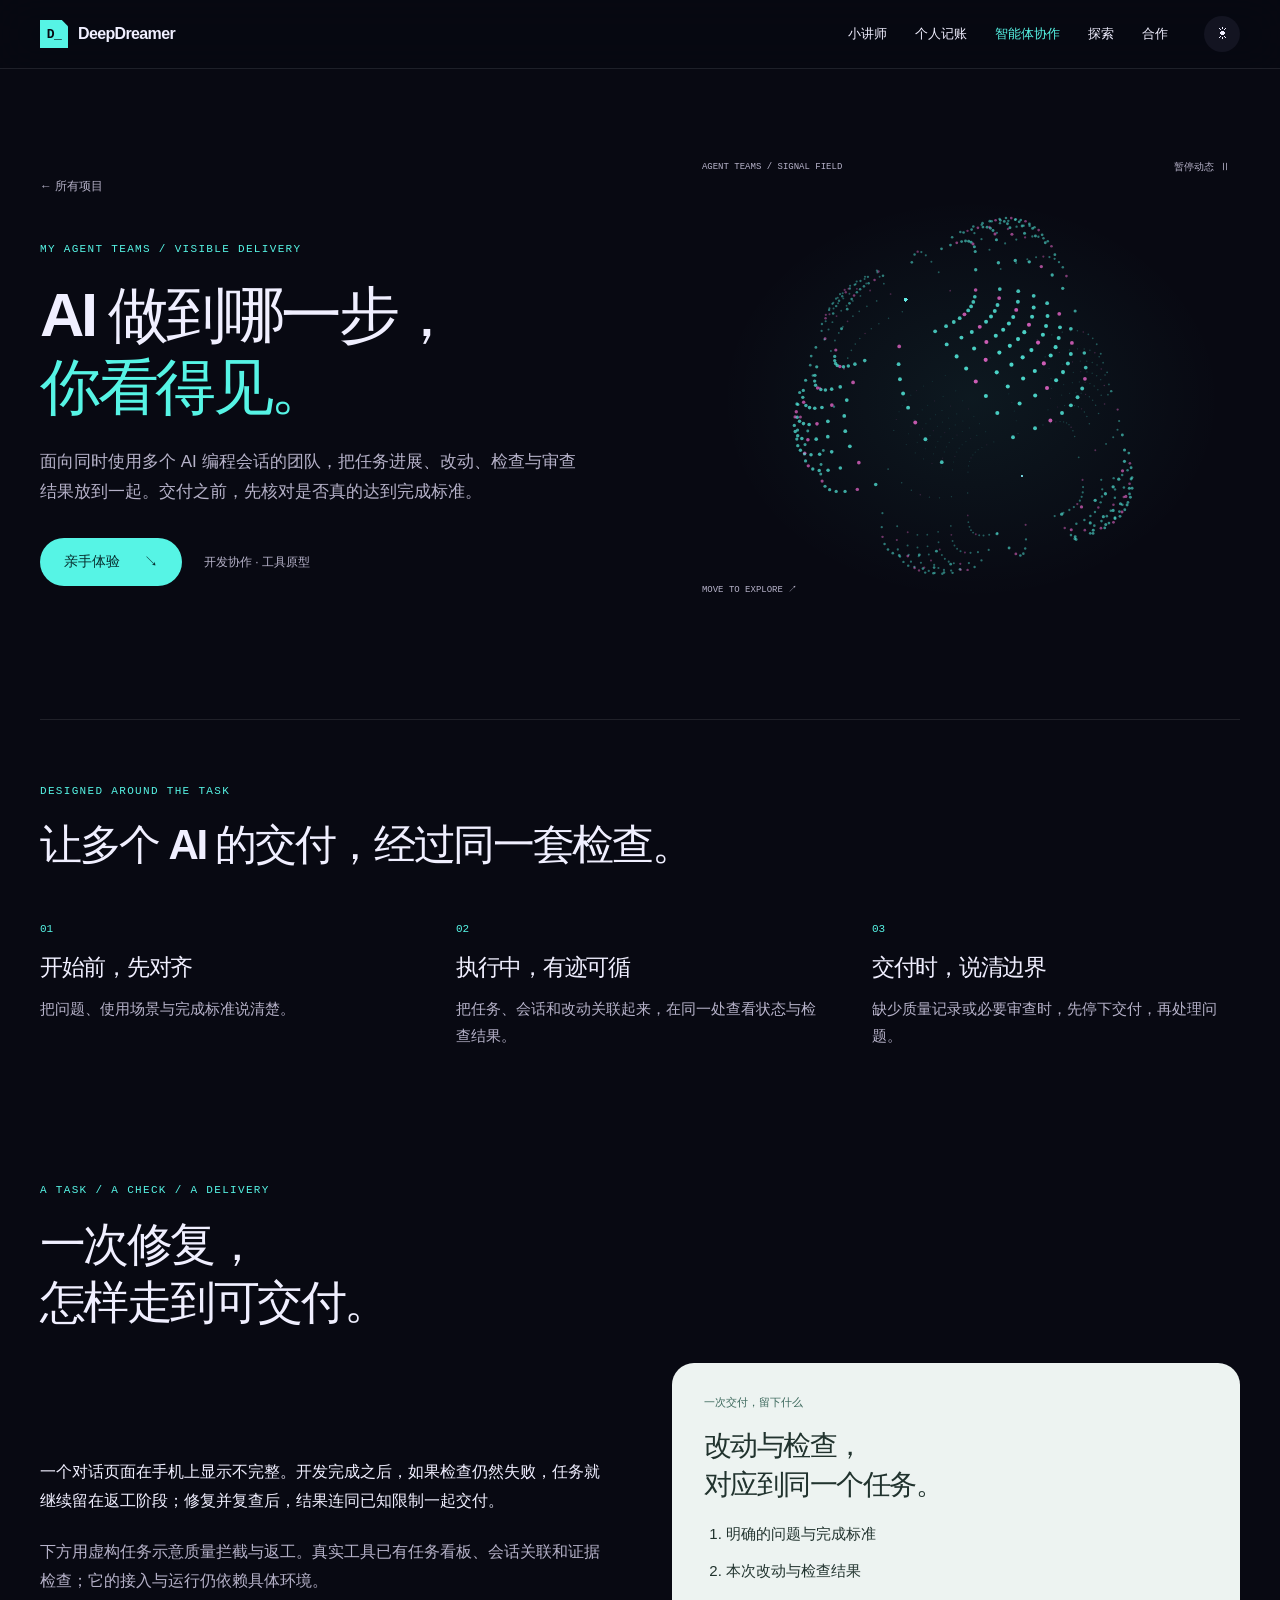
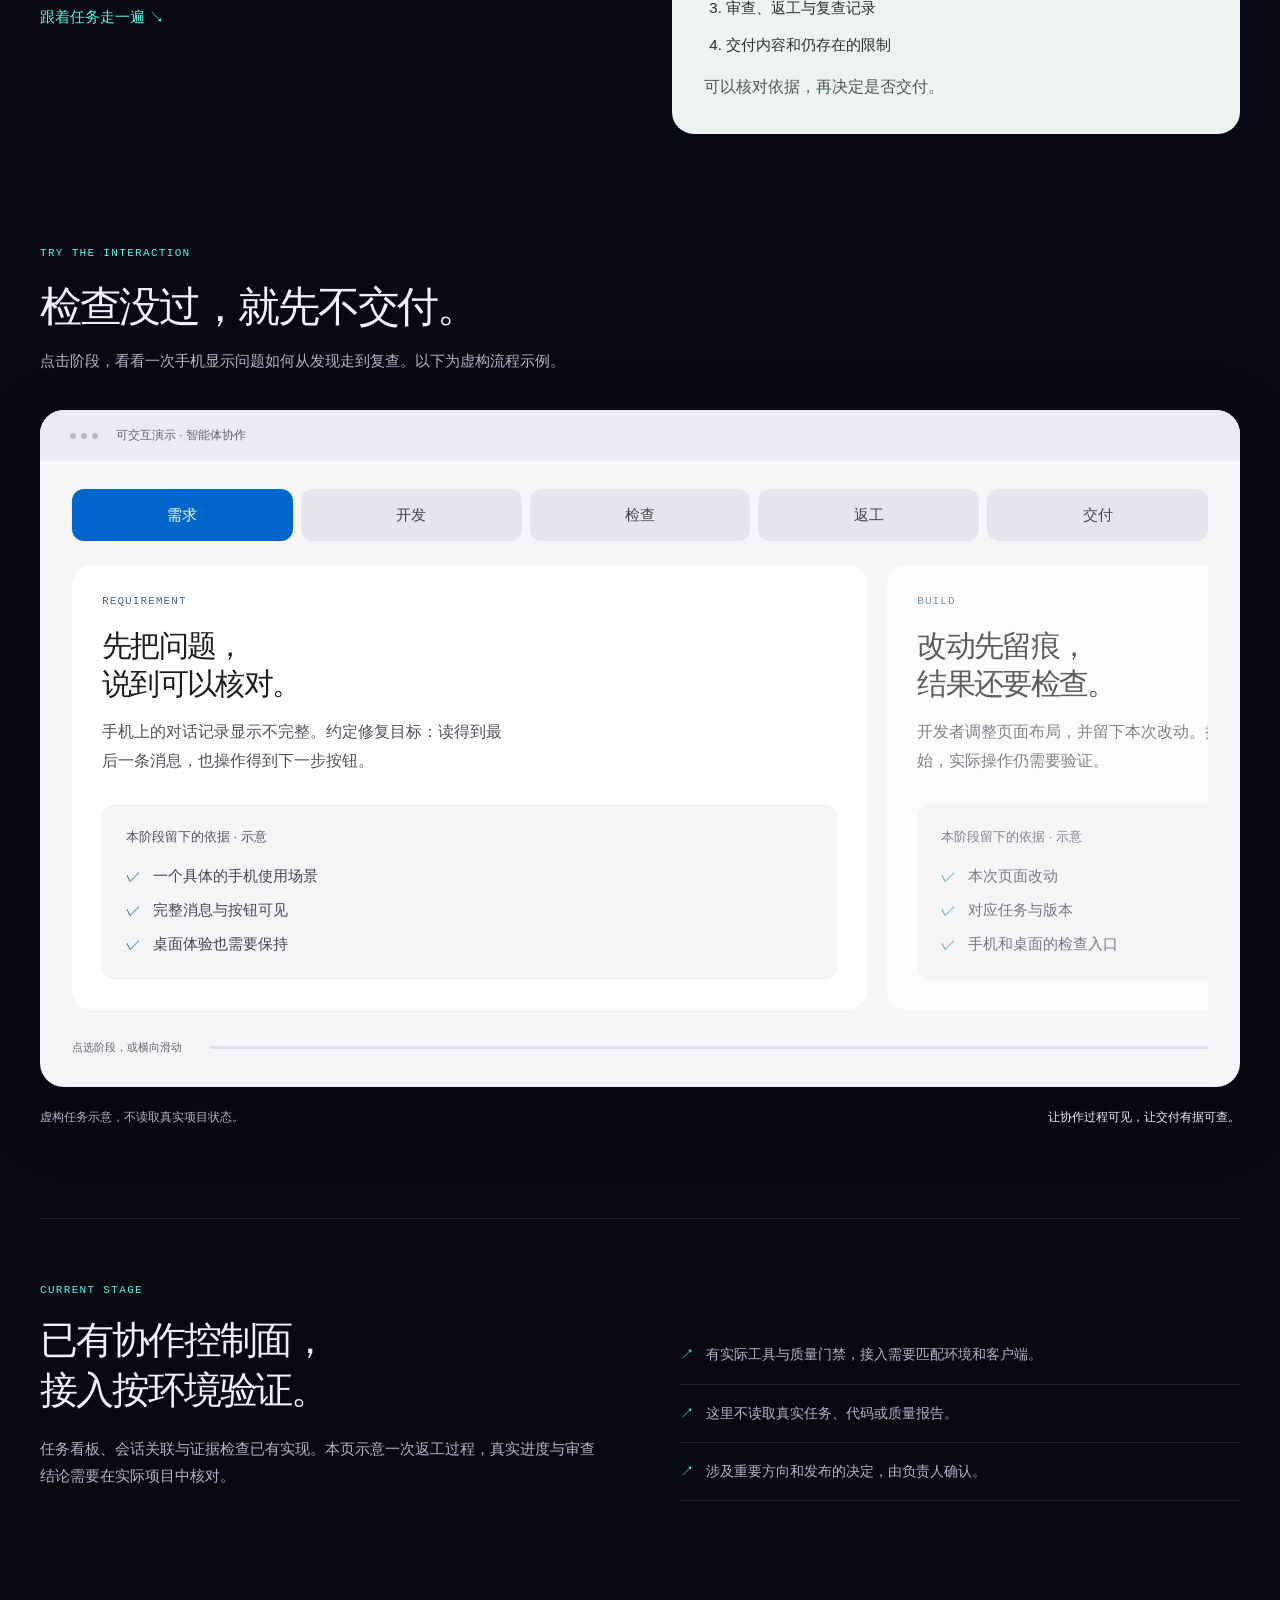
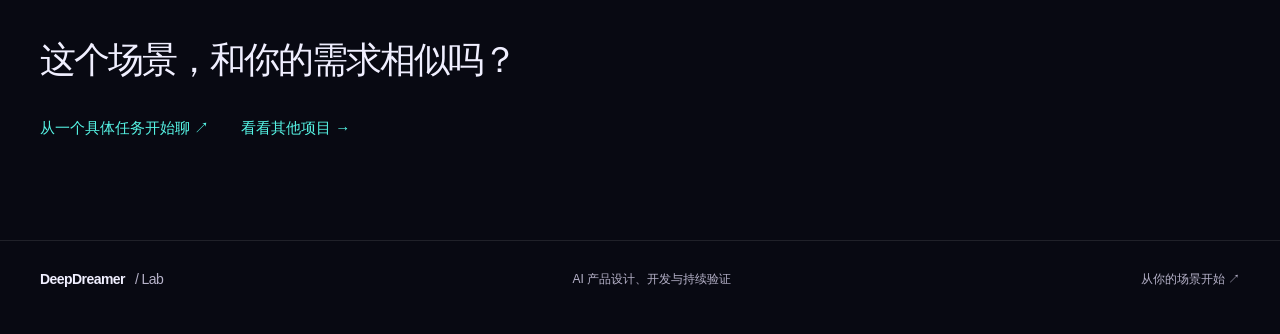
<file: teams.html>
<!doctype html>
<html lang="zh-CN">
<head>
  <meta charset="UTF-8">
  <meta name="viewport" content="width=device-width, initial-scale=1">
  <meta name="theme-color" content="#080912">
  <title>智能体协作 · 每一步看得见 — DeepDreamer</title>
  <meta name="description" content="了解一个任务从需求、方案、开发到审查与交付的过程，核对进展、结果与限制。">
  <meta property="og:title" content="智能体协作 · 每一步看得见 — DeepDreamer">
  <meta property="og:description" content="了解一个任务从需求、方案、开发到审查与交付的过程，核对进展、结果与限制。">
  <meta property="og:type" content="website">
  <link rel="icon" href="assets/favicon.svg" type="image/svg+xml">
  <link rel="stylesheet" href="assets/site.css">
  <script defer src="assets/site.js"></script>
  <script defer src="assets/field.js"></script>
  <script defer src="assets/demos.js"></script>
</head>
<body class="detail-page teams-page">
  <a class="skip-link" href="#main">跳到主要内容</a>
  <div id="top-progress" aria-hidden="true"></div>
  <header class="site-header">
    <div class="nav-wrap">
      <a class="brand" href="index.html" aria-label="DeepDreamer 首页"><i class="brand-mark" aria-hidden="true">D_</i><span>DeepDreamer</span></a>
      <nav class="product-nav" aria-label="产品导航"><a href="lecturer.html">小讲师</a><a href="finance.html">个人记账</a><a href="teams.html" aria-current="page">智能体协作</a><a href="explorations.html">探索</a><a href="index.html#contact">合作</a></nav>
      <button class="theme-toggle" data-theme aria-label="切换昼间主题">☀</button>
    </div>
  </header>
  <main id="main" tabindex="-1">
    <section class="detail-hero wrap"><div class="detail-copy"><a class="back-link" href="index.html">← 所有项目</a><span class="eyebrow">MY AGENT TEAMS / VISIBLE DELIVERY</span><h1>AI 做到哪一步，<br><em>你看得见。</em></h1><p>面向同时使用多个 AI 编程会话的团队，把任务进展、改动、检查与审查结果放到一起。交付之前，先核对是否真的达到完成标准。</p><div class="hero-actions"><a class="btn-primary" href="#experience">亲手体验 <span aria-hidden="true">↘</span></a><span class="status">开发协作 · 工具原型</span></div></div><div class="field-panel"><div class="field-toolbar"><span>AGENT TEAMS / SIGNAL FIELD</span><button id="motion-toggle" aria-pressed="false">暂停动态 Ⅱ</button></div><div class="field-viewport"><canvas id="field-canvas" data-scene="2" role="img" aria-label="AGENT TEAMS 的动态粒子图形">动态粒子图形</canvas><span class="field-note" aria-hidden="true">MOVE TO EXPLORE ↗</span></div></div></section><section class="context-section wrap reveal"><span class="eyebrow">DESIGNED AROUND THE TASK</span><h2>让多个 AI 的交付，经过同一套检查。</h2><div class="benefits"><article><span class="benefit-number">01</span><h3>开始前，先对齐</h3><p>把问题、使用场景与完成标准说清楚。</p></article><article><span class="benefit-number">02</span><h3>执行中，有迹可循</h3><p>把任务、会话和改动关联起来，在同一处查看状态与检查结果。</p></article><article><span class="benefit-number">03</span><h3>交付时，说清边界</h3><p>缺少质量记录或必要审查时，先停下交付，再处理问题。</p></article></div></section>    <section class="case-section wrap reveal" id="case"><span class="eyebrow">A TASK / A CHECK / A DELIVERY</span><h2>一次修复，<br>怎样走到可交付。</h2><div class="sample-grid"><div><p>一个对话页面在手机上显示不完整。开发完成之后，如果检查仍然失败，任务就继续留在返工阶段；修复并复查后，结果连同已知限制一起交付。</p><p class="case-note">下方用虚构任务示意质量拦截与返工。真实工具已有任务看板、会话关联和证据检查；它的接入与运行仍依赖具体环境。</p><a class="text-link" href="#experience">跟着任务走一遍 ↘</a></div><div class="sample-output"><span class="artifact-label">一次交付，留下什么</span><h3>改动与检查，<br>对应到同一个任务。</h3><ol><li>明确的问题与完成标准</li><li>本次改动与检查结果</li><li>审查、返工与复查记录</li><li>交付内容和仍存在的限制</li></ol><p>可以核对依据，再决定是否交付。</p></div></div></section><section class="chapter wrap" id="teams"><div class="experience-heading reveal" id="experience"><span class="eyebrow">TRY THE INTERACTION</span><h2>检查没过，就先不交付。</h2><p>点击阶段，看看一次手机显示问题如何从发现走到复查。以下为虚构流程示例。</p></div>      <div class="theater-zone"><div class="theater-pin reveal"><div class="demo-shell team-demo"><div class="demo-top"><div class="demo-dots"><i></i><i></i><i></i></div><span>可交互演示 · 智能体协作</span></div><div class="team-gallery"><div class="team-rail" role="group" aria-label="交付流程"><button class="team-step active" data-step="0" data-label="REQUIREMENT" aria-pressed="true"><span class="step-name">需求</span></button><button class="team-step" data-step="1" data-label="BUILD" aria-pressed="false"><span class="step-name">开发</span></button><button class="team-step" data-step="2" data-label="CHECK" aria-pressed="false"><span class="step-name">检查</span></button><button class="team-step" data-step="3" data-label="REWORK" aria-pressed="false"><span class="step-name">返工</span></button><button class="team-step" data-step="4" data-label="DELIVERY" aria-pressed="false"><span class="step-name">交付</span></button></div><div class="gallery-clip"><div class="gallery-track" id="gallery-track"><article class="stage-card is-active"><span class="stage-label">REQUIREMENT</span><h4>先把问题，<br>说到可以核对。</h4><p>手机上的对话记录显示不完整。约定修复目标：读得到最后一条消息，也操作得到下一步按钮。</p><div class="evidence"><strong>本阶段留下的依据 · 示意</strong><div class="evidence-row"><i>✓</i><span>一个具体的手机使用场景</span></div><div class="evidence-row"><i>✓</i><span>完整消息与按钮可见</span></div><div class="evidence-row"><i>✓</i><span>桌面体验也需要保持</span></div></div></article><article class="stage-card"><span class="stage-label">BUILD</span><h4>改动先留痕，<br>结果还要检查。</h4><p>开发者调整页面布局，并留下本次改动。提交代码只是开始，实际操作仍需要验证。</p><div class="evidence"><strong>本阶段留下的依据 · 示意</strong><div class="evidence-row"><i>✓</i><span>本次页面改动</span></div><div class="evidence-row"><i>✓</i><span>对应任务与版本</span></div><div class="evidence-row"><i>✓</i><span>手机和桌面的检查入口</span></div></div></article><article class="stage-card"><span class="stage-label">CHECK</span><h4>检查未过，<br>这次先不交付。</h4><p>手机上的最后一条消息仍被遮挡。质量记录指出失败位置，任务留在返工阶段。</p><div class="evidence failure"><strong>本阶段留下的依据 · 示意</strong><div class="evidence-row"><i>!</i><span>失败位置：最后一条消息</span></div><div class="evidence-row"><i>!</i><span>质量检查尚未通过</span></div><div class="evidence-row"><i>!</i><span>交付状态：等待修复</span></div></div></article><article class="stage-card"><span class="stage-label">REWORK</span><h4>把问题修好，<br>再用同一场景复查。</h4><p>调整可滚动区域，重新检查消息与按钮。审查关注实际可用性，并确认改动没有破坏其他尺寸。</p><div class="evidence"><strong>本阶段留下的依据 · 示意</strong><div class="evidence-row"><i>✓</i><span>原问题的修复记录</span></div><div class="evidence-row"><i>✓</i><span>同一手机场景复查</span></div><div class="evidence-row"><i>✓</i><span>其他尺寸的回归结果</span></div></div></article><article class="stage-card"><span class="stage-label">DELIVERY</span><h4>交付结果，<br>也交付使用边界。</h4><p>检查与必要审查完成后，整理功能说明、使用方式和已知限制，让接收者知道怎样核对与使用。</p><div class="evidence"><strong>本阶段留下的依据 · 示意</strong><div class="evidence-row"><i>✓</i><span>改动和检查记录齐备</span></div><div class="evidence-row"><i>✓</i><span>必要审查与复查结论</span></div><div class="evidence-row"><i>✓</i><span>交付说明及已知限制</span></div></div></article></div></div><div class="gallery-meter"><span class="gallery-meter-label">点选阶段，或横向滑动</span><div class="gallery-progress" aria-hidden="true"><i id="gallery-progress"></i></div></div></div></div>
      <div class="demo-caption"><span>虚构任务示意，不读取真实项目状态。</span><b>让协作过程可见，让交付有据可查。</b></div></div></div></section>    <section class="boundary wrap reveal"><div><span class="eyebrow">CURRENT STAGE</span><h2>已有协作控制面，<br>接入按环境验证。</h2><p>任务看板、会话关联与证据检查已有实现。本页示意一次返工过程，真实进度与审查结论需要在实际项目中核对。</p></div><ul><li>有实际工具与质量门禁，接入需要匹配环境和客户端。</li><li>这里不读取真实任务、代码或质量报告。</li><li>涉及重要方向和发布的决定，由负责人确认。</li></ul></section>
    <section class="next-step wrap"><h2>这个场景，和你的需求相似吗？</h2><a class="text-link" href="index.html#contact">从一个具体任务开始聊 ↗</a><a class="text-link muted" href="index.html">看看其他项目 →</a></section>
  </main>
  <footer class="footer"><div class="wrap"><a class="brand" href="index.html">DeepDreamer<span class="brand-slash"> / Lab</span></a><span>AI 产品设计、开发与持续验证</span><a href="index.html#contact">从你的场景开始 ↗</a></div></footer>
</body>
</html>
</file>
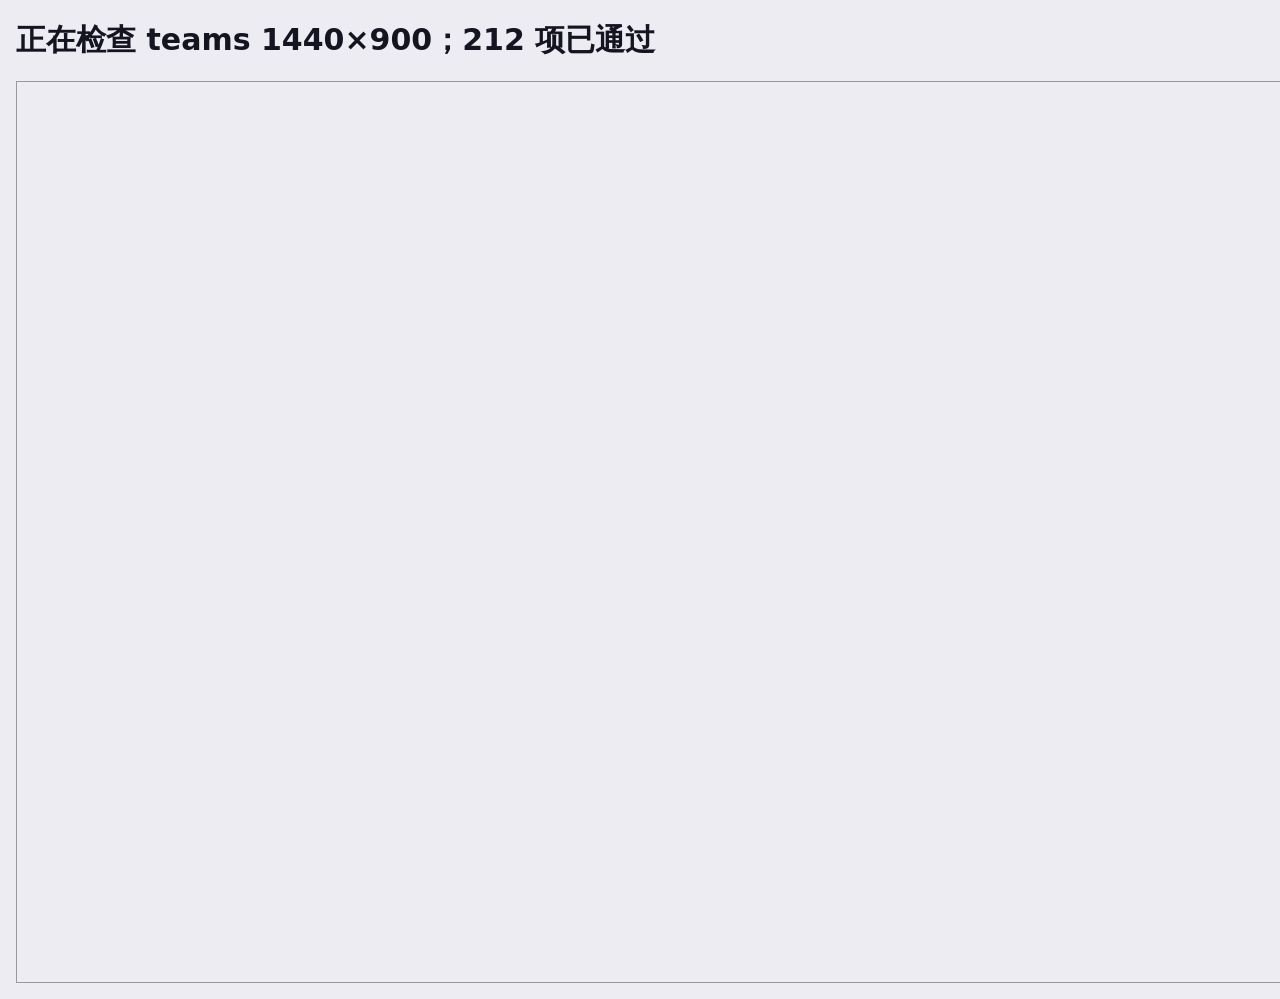
<file: tests/check.html>
<!doctype html>
<html lang="zh-CN">
<meta charset="utf-8">
<meta name="viewport" content="width=device-width, initial-scale=1">
<title>DeepDreamer browser checks</title>
<style>body{margin:16px;font:15px system-ui;background:#ececf2;color:#151522}#status{white-space:pre-wrap}iframe{display:block;border:1px solid #999;margin-top:16px;max-width:none}body.preview{margin:0}body.preview #status{display:none}body.preview iframe{margin:0;border:0}</style>
<h1 id="status">正在检查…</h1><iframe title="实际产品页面"></iframe>
<script>
const frame=document.querySelector('iframe'),status=document.querySelector('#status'),params=new URLSearchParams(location.search),pages=['index','lecturer','finance','teams','explorations'],errors=[];let passed=0;
const wait=ms=>new Promise(resolve=>setTimeout(resolve,ms));
function assert(value,message){if(!value)throw Error(message);passed++}
window.addEventListener('message',e=>{if(e.source===frame.contentWindow&&e.data?.checkError)errors.push(e.data.checkError)});
async function load(page,width,height){
 frame.style.width=width+'px';frame.style.height=height+'px';
 const response=await fetch('../'+page+'.html');if(!response.ok)throw Error('页面无法读取 '+page);
 const capture='<base href="'+new URL('../',location.href).href+'"><script>addEventListener("error",e=>parent.postMessage({checkError:e.message||"资源加载错误: "+(e.target.src||e.target.href)},"*"),true);addEventListener("unhandledrejection",e=>parent.postMessage({checkError:String(e.reason)},"*"));<\/script>';
 const loaded=new Promise(resolve=>frame.onload=resolve);
 frame.srcdoc=(await response.text()).replace('<head>','<head>'+capture);await loaded;await wait(220);
 return frame.contentDocument;
}
function overflow(doc,page,width){
 const viewport=doc.defaultView.innerWidth;
 assert(doc.documentElement.scrollWidth<=viewport+1,`${page} ${width}: 页面横向溢出`);
 const header=doc.querySelector('.site-header').getBoundingClientRect();
 assert(header.left>=-1&&header.right<=viewport+1,`${page} ${width}: 导航超出页面`);
 const hero=doc.querySelector('h1').getBoundingClientRect();
 assert(hero.left>=-1&&hero.right<=viewport+1,`${page} ${width}: 标题超出页面`);
 for(const link of doc.querySelectorAll('.product-nav a')){
  const box=link.getBoundingClientRect();assert(box.width>0&&box.height>0,`${page}: 导航入口不可见`);
 }
 for(const element of doc.querySelectorAll('.case-section,.sample-grid,.sample-output')){
  if(element.getClientRects().length&&element.clientWidth)assert(element.scrollWidth<=element.clientWidth+1,`${page} ${width}: ${element.className} 局部横向溢出`);
 }
}
function click(doc,selector){const element=doc.querySelector(selector);assert(element,`缺少 ${selector}`);element.click();return element}
async function interactions(doc,page,width){
 const win=doc.defaultView;
 if(page==='finance'){
  for(const [example,amount] of [['coffee','28'],['salary','500'],['parking','112']]){
   click(doc,`[data-example="${example}"]`);
   assert(doc.querySelector('#receipt-amount').textContent.includes(amount),'记账金额应跟随示例');
   assert(doc.querySelector('#receipt-state').textContent.includes('尚未'),'切换示例必须重置确认状态');
   const confirm=click(doc,'#finance-confirm');
   assert(doc.querySelector('#receipt-type').textContent==='已确认','确认应更新状态');
   assert(confirm.classList.contains('done'),'确认后应显示完成状态');
   const confirmed=doc.querySelector('#finance').textContent;confirm.click();
   assert(doc.querySelector('#finance').textContent===confirmed,'重复确认应保持幂等');
   click(doc,'[data-replay]');
   assert(!doc.querySelector('#finance-confirm').classList.contains('done'),'重新开始应恢复确认');
  }
 }
 if(page==='lecturer'){
  const initial=doc.querySelector('#lesson-dialog').textContent;
  function choose(action){
   const button=doc.querySelector(`#lesson-options [data-action="${action}"]`);assert(button,`缺少讲师选项 ${action}`);button.focus();button.click();
   assert(doc.activeElement===doc.querySelector('#lesson-options button'),`${action}: 替换回答后应保留键盘操作连续性`);
  }
  function summary(label){
   const record=doc.querySelector('#lesson-summary');assert(record&&!record.hidden&&win.getComputedStyle(record).display!=='none','结束后应展示讲解记录');
   assert(doc.querySelector('#lesson-stage-label').textContent===label,'讲解记录应如实区分复讲和仍需练习');
   const spoken=[...doc.querySelectorAll('#lesson-dialog .msg.student')].map(item=>item.textContent),evidence=[...doc.querySelectorAll('#lesson-evidence li')].map(item=>item.textContent);
   assert(JSON.stringify(evidence)===JSON.stringify(spoken),'讲解记录只应逐条保存当前学生实际表达');
   assert(!/(?:你|这说明你)(?:已经|已|完全)掌握|你已经完整讲清楚/.test(record.textContent),'短演示不能保证学生掌握或完整讲清楚');
  }
  for(const [action,explanation] of [['answer','because'],['reason','meaning'],['stuck','six']]){
   choose(action);
   assert(doc.querySelector('#lesson-dialog').textContent!==initial,`${action}: 应给出回应`);
   assert(doc.querySelectorAll('#lesson-dialog .msg').length>=3,`${action}: 保留学生回答与追问`);
   choose(explanation);
   assert(doc.querySelector('[data-action="recap"]')&&doc.querySelector('[data-action="pause"]'),'补充解释后应提供完整复讲和暂停入口');
   choose('recap');summary('本次讲解记录');
   choose('reset');
   assert(doc.querySelector('#lesson-dialog').textContent===initial,'轮内重置应清除记录');
   assert(doc.querySelector('#lesson-summary').hidden,'重新试讲应隐藏旧讲解记录');
   choose(action);choose('hint');
   assert(doc.querySelector('[data-action="because"]')&&doc.querySelector('[data-action="pause"]'),'更小提示后应允许继续解释或暂停');
   choose('pause');summary('仍需练习');
   const replay=doc.querySelector('[data-replay]');replay.focus();replay.click();
   assert(doc.activeElement===replay,'顶部重播应保留原键盘焦点');
   assert(doc.querySelector('#lesson-dialog').textContent===initial,'重新开始应清除试讲记录');
   assert(doc.querySelectorAll('#lesson-options [data-action]').length===3,'重新开始应恢复三种回答');
   assert(doc.querySelector('#lesson-summary').hidden,'顶部重播应隐藏旧讲解记录');
  }
  for(const [actions,label] of [[['stuck','hint','because','recap'],'本次讲解记录'],[['answer','because','pause'],'仍需练习']]){
   actions.forEach(choose);summary(label);choose('reset');
  }
 }
 if(page==='teams'){
  const clip=doc.querySelector('.gallery-clip'),cards=[...doc.querySelectorAll('.stage-card')];
  for(let i=0;i<5;i++){
   click(doc,`.team-step[data-step="${i}"]`);await wait(750);
   const c=clip.getBoundingClientRect(),b=cards[i].getBoundingClientRect(),last=cards[i].querySelector('.evidence-row:last-child').getBoundingClientRect();
   assert(b.left>=c.left-2&&b.right<=c.right+2,`teams ${width}: 阶段 ${i+1} 左右不完整`);
   assert(last.bottom<=c.bottom+1&&last.bottom<=b.bottom+1,`teams ${width}: 阶段 ${i+1} 最后一行被截断`);
   assert(doc.querySelector(`.team-step[data-step="${i}"]`).getAttribute('aria-pressed')==='true',`阶段 ${i+1}: 导航不同步`);
   assert(doc.querySelectorAll('.team-step[aria-pressed="true"]').length===1,'只有一个阶段可激活');
  }
  clip.scrollTo({left:0,behavior:'instant'});await wait(200);
  assert(doc.querySelector('.team-step[data-step="0"]').getAttribute('aria-pressed')==='true','横向手动滚动后导航应同步');
 }
 for(const details of doc.querySelectorAll('.case-section details,.sample-grid details,details.sample-output,details.sample-detail')){
  if(!details.open)details.querySelector('summary').click();
  assert(details.open,`${page}: 样例详情应能够展开`);
 }
 const toggle=doc.querySelector('[data-theme]');
 const before=doc.documentElement.classList.contains('theme-day');toggle.click();await wait(50);
 assert(doc.documentElement.classList.contains('theme-day')!==before,`${page}: 主题未切换`);
 overflow(doc,page,width);
}
(async()=>{
 if(params.has('preview')){
  const page=params.get('preview');if(!pages.includes(page))throw Error('未知 preview 页面');
  document.body.className='preview';await load(page,Number(params.get('width'))||1440,Number(params.get('height'))||900);return;
 }
 for(const [width,height] of [[1440,900],[1024,600],[375,812]])for(const page of pages){
  status.textContent=`正在检查 ${page} ${width}×${height}；${passed} 项已通过`;
  const doc=await load(page,width,height);overflow(doc,page,width);await interactions(doc,page,width);
 }
 assert(!errors.length,'运行时错误: '+errors.join('\n'));
 document.title='PASS · DeepDreamer browser checks';document.body.dataset.result='passed';
 status.textContent=`全部 ${passed} 项通过。\n5 页 × 3 个视口；固定演示、重置、画廊完整性、主题与横向溢出检查。`;
})().catch(error=>{status.textContent=`检查失败：${error.message}\n${passed} 项已通过。`;document.title='FAIL · DeepDreamer browser checks';document.body.dataset.result='failed'});
</script>
</html>
</file>
<file: assets/site.css>
:root{--paper:#080912;--ink:#f0efff;--muted:#b6b2c9;--acid:#56f4e5;--panel:#131421;--line:#ffffff19;--mono:'SFMono-Regular',Consolas,monospace;color:var(--ink);background:var(--paper);font-family:-apple-system,BlinkMacSystemFont,'PingFang SC','Microsoft YaHei',sans-serif;font-synthesis:none;color-scheme:dark}
*{box-sizing:border-box}body{margin:0}a{color:inherit;text-decoration:none}button,input{font:inherit}button,summary{cursor:pointer}button,a{-webkit-tap-highlight-color:transparent}button:focus-visible,a:focus-visible,summary:focus-visible{outline:3px solid var(--acid);outline-offset:5px}html{scroll-behavior:smooth;scroll-padding-top:100px}h1,h2,h3,h4,p{margin:0}h1,h2,h3,h4{font-weight:680;letter-spacing:-.055em}p{line-height:1.8}em{font-style:normal;color:var(--acid)}[hidden]{display:none!important}::selection{background:#56f4e53a}.wrap{width:min(1200px,calc(100% - 64px));margin-inline:auto}.muted{color:var(--muted)}
.skip-link{position:fixed;z-index:100;left:16px;top:-80px;background:var(--acid);color:#080912;padding:12px}.skip-link:focus{top:12px}.site-header{position:sticky;top:0;z-index:40;background:#080912dc;backdrop-filter:blur(20px);-webkit-backdrop-filter:blur(20px);border-bottom:1px solid var(--line)}.nav-wrap{width:min(1200px,calc(100% - 64px));margin:auto;display:flex;align-items:center;gap:36px;min-height:68px}.brand{display:inline-flex;align-items:center;gap:10px;white-space:nowrap;font-weight:750;font-size:16px;letter-spacing:-.04em}.brand-mark{display:grid;place-items:center;width:28px;height:28px;background:var(--acid);color:#080912;font:700 13px var(--mono);font-style:normal;clip-path:polygon(0 0,78% 0,100% 22%,100% 100%,0 100%)}.brand-slash{color:var(--muted);font-weight:400}.product-nav{display:flex;justify-content:flex-end;gap:28px;flex:1;min-width:0;font-size:13px}.product-nav a{white-space:nowrap;padding:24px 0}.product-nav a:hover,.product-nav a[aria-current]{color:var(--acid)}.theme-toggle{border:0;border-radius:50%;width:36px;height:36px;flex-shrink:0;background:var(--panel);color:var(--ink)}#top-progress{position:fixed;top:0;left:0;width:100%;height:2px;z-index:50;transform:scaleX(0);transform-origin:left;background:linear-gradient(90deg,var(--acid),#ed79cd)}.eyebrow{display:block;font:11px var(--mono);letter-spacing:.12em;color:var(--acid)}.status{display:inline-block;font-size:12px;color:var(--muted);line-height:1.5}.text-link{display:inline-flex;align-items:center;gap:12px;color:var(--acid);font-size:15px;padding:12px 0}.text-link:hover{text-decoration:underline;text-underline-offset:6px}.btn-primary{display:inline-flex;gap:24px;align-items:center;padding:15px 24px;background:var(--acid);color:#062b2c;font-size:14px;font-weight:650;border-radius:999px;transition:transform .2s}.btn-primary:hover{transform:translateY(-2px)}.hero-actions{display:flex;align-items:center;gap:22px;flex-wrap:wrap}.back-link{display:block;font-size:12px;color:var(--muted);margin-bottom:48px}.back-link:hover{color:var(--acid)}
.home-intro{padding:72px 0 58px}.home-intro h1{font-size:clamp(38px,4.8vw,66px);line-height:1.16;margin:20px 0}.home-intro h1 span{color:var(--acid)}.home-intro p{font-size:16px;color:var(--muted)}.showcase{display:grid;grid-template-columns:1fr 1fr;gap:24px}.product-card{position:relative;overflow:hidden;display:flex;flex-direction:column;min-width:0;border-radius:28px}.featured{grid-column:1/-1;display:grid;grid-template-columns:1fr 1fr;min-height:520px}.card-copy{padding:42px 44px 30px;position:relative;z-index:1}.card-copy .status{margin:12px 0 25px}.card-copy h2{font-size:clamp(38px,4.2vw,58px);line-height:1.17}.card-copy p{font-size:16px;margin-top:22px;color:#c9c7dc}.card-cta{display:inline-flex;gap:22px;align-items:center;margin-top:28px;padding:12px 0;color:#56f4e5;font-size:15px}.card-cta:hover span{transform:translate(3px,-3px)}.card-cta span{transition:transform .25s}.lecturer-card{background:radial-gradient(ellipse at 100% 70%,#254f575e,transparent 70%),#121921;color:#f0efff}.teams-card{background:radial-gradient(ellipse at 100% 100%,#53258c77,transparent 75%),#19132a;color:#f0efff}.finance-card{background:#eaf0ef;color:#1d292c}.finance-card .eyebrow,.finance-card .card-cta{color:#00655d}.finance-card .status,.finance-card .card-copy p{color:#506268}.product-visual{position:relative;transition:transform .55s;min-width:0}.product-card:hover .product-visual{transform:translateY(-5px)}.lesson-visual{padding:70px 42px 42px 10px;align-self:center}.visual-label{font:10px var(--mono);color:#9abbbd;display:flex;justify-content:space-between;gap:18px}.equation{font-size:clamp(44px,5vw,70px);font-weight:700;letter-spacing:-.06em;margin:35px 0;color:#e4f2f0;white-space:nowrap}.equation span{color:#56f4e5;font-weight:350}.mini-chat{font-size:16px;line-height:1.7;padding:20px 24px;border-radius:20px;max-width:340px}.mini-chat.student{background:#284349;color:#cdece5;margin-left:auto;width:fit-content}.mini-chat.ai{background:#e8f2ef;color:#23332e;margin-top:14px}.mini-chat.ai span{display:block;font-size:11px;color:#337064;margin-bottom:12px}.visual-foot{display:flex;gap:10px;align-items:center;font-size:12px;color:#9abbbd;margin-top:28px}.visual-foot i{width:6px;height:6px;background:#56f4e5;border-radius:50%}.finance-visual{padding:10px 44px 40px;margin-top:auto}.mini-request{font-size:14px;color:#506268;padding:14px 0}.mini-receipt{background:white;border-radius:18px;padding:25px;box-shadow:0 12px 32px #284d4610}.mini-receipt>span{display:flex;justify-content:space-between;align-items:center;font-size:12px;color:#506268}.mini-receipt i{font-style:normal;background:#edf5f0;border-radius:12px;padding:5px 9px;color:#33705f}.mini-receipt strong{display:block;font-size:46px;letter-spacing:-.055em;margin:18px 0}.mini-confirm{font-size:12px;color:#00655d}.teams-visual{padding:12px 44px 40px;margin-top:auto}.mini-stage{padding:17px 20px;margin-bottom:10px;background:#ffffff08;display:flex;justify-content:space-between;font-size:13px;border-radius:12px;color:#c9c7dc}.mini-stage i{font-style:normal;color:#8cccbf}.mini-stage.current{color:#56f4e5;background:#56f4e515;transform:translateX(12px)}.mini-stage-note{font-size:12px;color:#b6a7ca;margin-top:23px}.explore-teaser{padding:100px 0;display:grid;grid-template-columns:1fr 1fr;align-items:center;gap:48px}.explore-teaser h2{font-size:clamp(32px,3.5vw,46px);margin:20px 0}.explore-teaser p{color:var(--muted);font-size:15px;max-width:390px}.explore-orbit{height:300px;position:relative;display:grid;place-items:center;background:radial-gradient(ellipse,#68378535,transparent 68%)}.explore-orbit i{font:90px var(--mono);font-style:normal;color:#b37fe0}.explore-orbit span{position:absolute;font:11px var(--mono);letter-spacing:.1em;color:var(--muted)}.explore-orbit span:nth-child(1){top:15%;left:22%}.explore-orbit span:nth-child(2){top:29%;right:5%}.explore-orbit span:nth-child(3){bottom:22%;left:6%}.explore-orbit span:nth-child(4){bottom:13%;right:18%}
.closing{padding:88px 0;background:radial-gradient(ellipse at 20% 100%,#5f25652e,transparent 68%)}.closing h2{font-size:clamp(34px,4.4vw,58px);line-height:1.25;margin:22px 0}.closing p{font-size:15px;color:var(--muted);max-width:490px}.contact-brief{margin-top:28px;max-width:540px}.contact-brief summary{padding:12px 0;font-size:15px;font-weight:600;list-style-position:inside}.contact-brief ol{padding-left:23px;color:var(--muted);font-size:14px;line-height:2;margin-top:20px}.footer{padding:30px 0 42px;border-top:1px solid var(--line)}.footer>.wrap{display:flex;justify-content:space-between;align-items:center;gap:20px;font-size:12px;color:var(--muted)}.footer .brand{font-size:14px;color:var(--ink)}
.detail-hero{display:grid;grid-template-columns:1.1fr 1fr;gap:70px;padding:56px 0 80px;align-items:center;min-height:650px}.detail-hero h1{font-size:clamp(45px,4.8vw,68px);line-height:1.17;margin:24px 0}.detail-copy>p{font-size:17px;color:var(--muted);max-width:550px}.detail-copy .hero-actions{margin-top:30px}.field-panel{min-width:0;position:relative}.field-toolbar{display:flex;justify-content:space-between;align-items:center;gap:12px;font:9px var(--mono);color:var(--muted)}.field-toolbar button{background:none;border:0;color:var(--muted);font:10px var(--mono);padding:10px}.field-viewport{position:relative;height:430px;overflow:hidden;background:radial-gradient(ellipse,#56f4e511,transparent 66%)}#field-canvas{display:block;width:100%;height:100%;touch-action:pan-y}.field-note{position:absolute;bottom:18px;left:0;font:9px var(--mono);color:var(--muted)}.context-section{padding:65px 0 80px;border-top:1px solid var(--line)}.context-section>h2{font-size:clamp(28px,3.5vw,42px);margin:20px 0 45px}.benefits{display:grid;grid-template-columns:repeat(3,1fr);gap:48px}.benefit-number{font:11px var(--mono);color:var(--acid)}.benefits h3{font-size:23px;margin:16px 0 12px}.benefits p{color:var(--muted);font-size:15px}.chapter{padding:38px 0 90px}.experience-heading{margin-bottom:36px}.experience-heading h2{font-size:clamp(28px,3.5vw,42px);margin:20px 0 12px}.experience-heading p{color:var(--muted);font-size:15px}.demo-shell{background:#f5f5f7;color:#1d1d1f;border-radius:24px;overflow:hidden;color-scheme:light;box-shadow:0 24px 80px #0003}.demo-top{display:flex;align-items:center;gap:18px;background:#ececf0;color:#63636b;padding:17px 30px;font-size:12px}.demo-dots{display:flex;gap:5px}.demo-dots i{width:6px;height:6px;background:#b7b7c4;border-radius:50%}.replay{margin-left:auto;background:transparent;border:0;color:#51515b;font-size:12px;padding:6px}.demo-shell button:focus-visible{outline:3px solid #0071e3;outline-offset:3px}.demo-eyebrow{font-size:12px;color:#63636b}.demo-heading{font-size:30px;margin:10px 0}.demo-note{font-size:14px;color:#51515b}.finance-main{padding:32px 36px 36px}.demo-controls{display:flex;align-items:center;flex-wrap:wrap;gap:18px;margin-top:25px}.control-label{font-size:15px;font-weight:600}.preset-row{display:flex;gap:8px;flex-wrap:wrap}.preset{min-height:44px;padding:10px 18px;font-size:14px;border:1px solid #c4c4ce;border-radius:24px;background:#fff;color:#36363c}.preset.active,.preset:hover{background:#1d1d1f;border-color:#1d1d1f;color:#fff}.finance-stage{display:grid;grid-template-columns:1fr 1fr;gap:32px;margin-top:28px}.chat-card{padding:20px 0}.chat-label{font-size:12px;color:#63636b;margin-bottom:16px}.chat-bubble{background:#e5e5ee;color:#252532;padding:18px 22px;font-size:18px;border-radius:18px 18px 4px 18px}.chat-response{display:flex;gap:14px;margin-top:26px;font-size:16px;line-height:1.75;color:#51515b}.chat-avatar{color:#00706b}.receipt{background:white;padding:25px 28px;border-radius:16px}.receipt-top{display:flex;justify-content:space-between;align-items:center;gap:12px;color:#51515b;font-size:14px}.receipt-top strong{background:#e6f2ef;color:#00645e;font-size:12px;padding:6px 9px;border-radius:8px}.receipt-amount{font-size:45px;margin:18px 0;letter-spacing:-.06em}.receipt-grid{display:grid;grid-template-columns:1fr 1fr;gap:18px;margin-bottom:25px}.receipt-grid span{display:block;color:#63636b;font-size:12px;margin-bottom:6px}.receipt-grid b{font-size:15px;font-weight:550}.confirm{width:100%;min-height:46px;background:#0066cc;color:white;font-size:15px;border:0;border-radius:24px}.confirm:hover{background:#0054aa}.confirm.done{background:#e1f2e8;color:#17613b}.demo-caption{display:flex;justify-content:space-between;gap:24px;font-size:12px;color:var(--muted);line-height:1.8;margin-top:20px}.demo-caption b{font-weight:500;color:var(--ink)}
.teaching-demo{display:grid;grid-template-columns:36% 64%}.lesson-side{padding:34px;background:#eaeaf0}.lesson-tag{font-size:13px;color:#51515b}.lesson-title{font-size:25px;line-height:1.4;margin:24px 0 15px}.math-card{padding:20px 0}.math-main{font-size:37px;letter-spacing:-.055em}.math-copy{font-size:14px;color:#51515b;margin-top:14px;line-height:1.8}.lesson-meta{display:flex;gap:14px;font-size:12px;color:#51515b;margin-top:20px}.lesson-main{padding:30px 34px}.lesson-progress{display:flex;justify-content:space-between;gap:12px;font-size:14px;color:#51515b}.lesson-progress strong{font-size:14px;color:#00645e}.progress-track{height:3px;background:#dfdfe7;margin-top:16px;border-radius:5px}.progress-track i{display:block;height:100%;width:20%;background:#008077;transition:width .3s}.dialog{display:flex;flex-direction:column;gap:16px;margin-top:24px;max-height:360px;overflow-y:auto;scrollbar-width:thin}.msg{padding:15px 18px;font-size:16px;line-height:1.75;border-radius:16px}.msg.ai{background:white;color:#252532}.msg.student{background:#e0efed;color:#184943;margin-left:40px}.lesson-options{margin-top:24px}.option-heading{font-size:14px;font-weight:600;color:#51515b;margin-bottom:13px}.lesson-options button{display:block;width:100%;text-align:left;min-height:46px;background:white;color:#174c7f;border:1px solid #b4c7d9;border-radius:12px;font-size:15px;padding:12px 16px;margin-top:9px}.lesson-options button:hover,.lesson-options button.reset{background:#e1edf9;color:#004b96;border-color:#0066cc}
.team-gallery{padding:28px 32px 32px}.team-rail{display:grid;grid-template-columns:repeat(5,1fr);gap:8px;margin-bottom:24px}.team-step{background:#e5e5eb;color:#44444c;border:0;border-radius:12px;padding:16px 12px;min-height:52px;font-size:15px}.team-step.active{background:#0066cc;color:white}.gallery-clip{overflow-x:auto;overscroll-behavior-x:contain;scroll-snap-type:x mandatory;scrollbar-width:thin;padding-bottom:12px}.gallery-track{display:flex;gap:20px;align-items:stretch}.stage-card{flex:0 0 70%;min-width:0;background:white;border-radius:20px;padding:30px;scroll-snap-align:center;display:flex;flex-direction:column;opacity:.7;transition:opacity .3s}.stage-card.is-active{opacity:1}.stage-label{font:11px var(--mono);letter-spacing:.1em;color:#506b7e}.stage-card h4{font-size:30px;line-height:1.25;margin:20px 0 16px}.stage-card>p{font-size:16px;line-height:1.8;color:#51515b;margin-bottom:28px;max-width:400px}.evidence{margin-top:auto;background:#f5f5f7;border-radius:14px;padding:24px}.evidence strong{display:block;font-size:13px;color:#51515b;margin-bottom:18px;font-weight:500}.evidence-row{display:flex;gap:12px;font-size:15px;color:#44444c;line-height:1.6;margin-top:10px}.evidence-row i{color:#00726a;font-style:normal}.gallery-meter{display:flex;align-items:center;gap:28px;margin-top:18px}.gallery-meter-label{font-size:11px;color:#63636b}.gallery-progress{flex:1;background:#dfdfe7;height:3px}.gallery-progress i{display:block;background:#0066cc;height:100%;transform:scaleX(0);transform-origin:left}.boundary{display:grid;grid-template-columns:1fr 1fr;gap:80px;padding:65px 0;border-top:1px solid var(--line)}.boundary h2{font-size:clamp(28px,3vw,38px);line-height:1.3;margin:20px 0}.boundary p{color:var(--muted);font-size:15px}.boundary ul{list-style:none;padding:0;margin:42px 0 0}.boundary li{padding:16px 0;border-bottom:1px solid var(--line);color:var(--muted);font-size:14px;line-height:1.8}.boundary li:before{content:'↗';color:var(--acid);margin-right:12px}.next-step{padding:70px 0 90px}.next-step h2{font-size:clamp(24px,3vw,36px);margin-bottom:22px}.next-step .text-link{margin-right:32px}.exploration-list{padding:35px 0 60px}.exploration-item{display:grid;grid-template-columns:120px 1fr;gap:60px;padding:60px 0;border-top:1px solid var(--line)}.exploration-number{font:60px var(--mono);color:#69607866}.exploration-item h2{font-size:clamp(30px,3.5vw,45px);line-height:1.25;margin:22px 0}.exploration-item p{color:var(--muted);font-size:16px;max-width:640px}.exploration-method{display:flex;align-items:center;flex-wrap:wrap;gap:18px;margin-top:24px;font-size:12px;color:var(--acid)}.exploration-method i{font-style:normal;color:var(--muted)}
/* The default content remains readable when JavaScript is unavailable. */
@media(prefers-reduced-motion:no-preference){.js .reveal{opacity:0;transform:translateY(20px);transition:opacity .65s,transform .65s}.js .reveal.visible{opacity:1;transform:none}}
html.theme-day{--paper:#f8f9fa;--ink:#1d2430;--muted:#58616e;--acid:#00756e;--panel:#e9eeee;--line:#1d243019;color-scheme:light}html.theme-day .site-header{background:#f8f9fadc}html.theme-day .skip-link,html.theme-day .brand-mark{color:white}html.theme-day .btn-primary{background:#00756e;color:white}html.theme-day .closing{background:radial-gradient(ellipse at 20% 100%,#c9c0ef44,transparent 70%)}html.theme-day .field-viewport{background:radial-gradient(ellipse,#00756e12,transparent 66%)}html.theme-day .lecturer-card .eyebrow,html.theme-day .teams-card .eyebrow{color:#56f4e5}html.theme-day .lecturer-card .status,html.theme-day .teams-card .status{color:#c9c7dc}
@media(max-width:900px){.nav-wrap{gap:22px}.product-nav{gap:18px;font-size:12px}.detail-hero{gap:32px;min-height:550px}.detail-hero h1{font-size:48px}.field-viewport{height:340px}.featured{grid-template-columns:1fr 1fr}.card-copy{padding:32px}.lesson-visual{padding:50px 30px 35px 0}.equation{font-size:48px}.benefits{gap:26px}.boundary{gap:40px}.stage-card{flex-basis:85%}.finance-visual,.teams-visual{padding-inline:32px}.exploration-item{grid-template-columns:80px 1fr;gap:32px}}
@media(max-width:650px){html{scroll-padding-top:128px}.wrap,.nav-wrap{width:calc(100% - 36px)}.nav-wrap{display:grid;grid-template-columns:1fr 36px;gap:0 18px;padding-top:12px}.brand{font-size:14px}.theme-toggle{width:32px;height:32px;justify-self:end;grid-column:2;grid-row:1}.product-nav{grid-row:2;grid-column:1/-1;justify-content:flex-start;overflow-x:auto;gap:25px;scrollbar-width:none;width:100%;font-size:12px}.product-nav a{padding:16px 0}.home-intro{padding:42px 0 36px}.home-intro h1{font-size:40px;line-height:1.2}.home-intro h1 span{display:block;margin-top:5px}.home-intro p{font-size:14px}.eyebrow{font-size:9px}.showcase{grid-template-columns:1fr;gap:18px}.product-card{border-radius:22px}.featured{display:flex;min-height:0}.card-copy{padding:30px 28px 20px}.card-copy .status{margin:12px 0 20px}.card-copy h2{font-size:42px}.card-copy p{font-size:15px;margin-top:18px}.card-cta{margin-top:18px}.lesson-visual{align-self:auto;padding:22px 28px 32px}.equation{font-size:48px;margin:24px 0}.mini-chat{font-size:15px;padding:17px 20px}.mini-chat.ai{max-width:270px}.finance-visual,.teams-visual{padding:10px 28px 30px}.explore-teaser{padding:66px 0;display:block}.explore-orbit{height:220px;margin-top:30px}.explore-teaser h2{font-size:36px}.closing{padding:64px 0}.closing h2{font-size:35px}.closing p{font-size:14px}.footer{padding-bottom:30px}.footer>.wrap{flex-wrap:wrap;gap:18px;font-size:11px}.footer>.wrap>span{width:100%;order:3}.detail-hero{display:block;padding:28px 0 55px;min-height:0}.back-link{margin-bottom:32px}.detail-hero h1{font-size:43px;margin:20px 0}.detail-copy>p{font-size:15px}.detail-copy .hero-actions{gap:18px}.field-panel{margin-top:38px}.field-viewport{height:260px}.context-section{padding:45px 0}.context-section>h2{font-size:30px;margin-bottom:32px}.benefits{grid-template-columns:1fr;gap:30px}.benefits h3{font-size:22px;margin:12px 0 8px}.benefits p{font-size:14px}.chapter{padding:25px 0 55px}.experience-heading h2{font-size:29px}.experience-heading p{font-size:14px}.demo-shell{border-radius:18px}.demo-top{padding:14px 16px;gap:9px;font-size:10px}.demo-dots{display:none}.replay{font-size:10px;padding:6px 0}.finance-main{padding:24px 18px}.demo-heading{font-size:26px}.demo-controls{gap:12px}.preset-row{gap:6px}.preset{font-size:12px;padding-inline:12px}.finance-stage{grid-template-columns:1fr;gap:18px}.chat-card{padding:8px 0}.chat-bubble{font-size:16px}.chat-response{font-size:15px;margin-top:20px}.receipt{padding:22px}.receipt-amount{font-size:40px}.demo-caption{display:block;font-size:11px}.demo-caption b{display:block;margin-top:6px}.teaching-demo{display:block}.lesson-side{padding:24px}.lesson-title{font-size:23px;margin:18px 0 10px}.math-card{padding:12px 0}.math-main{font-size:32px}.lesson-meta{display:none}.lesson-main{padding:24px 18px}.lesson-progress,.lesson-progress strong{font-size:12px}.msg{font-size:14px}.lesson-options button{font-size:14px}.option-heading{font-size:12px}.team-gallery{padding:18px 14px 22px}.team-rail{gap:4px;margin-bottom:18px}.team-step{font-size:12px;padding:12px 4px;min-height:44px;border-radius:8px}.gallery-track{gap:12px}.stage-card{flex-basis:100%;padding:22px}.stage-card h4{font-size:27px}.stage-card>p{font-size:14px;margin-bottom:22px}.evidence{padding:19px}.evidence-row{font-size:13px}.gallery-meter{gap:16px}.gallery-meter-label{font-size:10px}.boundary{display:block;padding:40px 0}.boundary h2{font-size:29px}.boundary p{font-size:14px}.boundary ul{margin-top:24px}.next-step{padding:45px 0 65px}.next-step h2{font-size:27px}.next-step .text-link{display:flex;width:fit-content;margin:0}.exploration-list{padding:20px 0 30px}.exploration-item{grid-template-columns:35px 1fr;gap:18px;padding:38px 0}.exploration-number{font-size:25px;margin-top:3px}.exploration-item h2{font-size:30px}.exploration-item p{font-size:14px}.exploration-method{gap:10px;font-size:10px}.contact-brief summary{font-size:14px}}
@media(prefers-reduced-motion:reduce){html{scroll-behavior:auto}*,*::before,*::after{animation:none!important;transition:none!important}.product-card:hover .product-visual{transform:none}.btn-primary:hover{transform:none}}

/* Public examples share the same readable output surface. */
.case-section{padding:55px 0 75px}.case-section>h2{font-size:clamp(30px,3.8vw,46px);line-height:1.25;margin:20px 0}.section-intro,.case-note{color:var(--muted);font-size:14px;line-height:1.8}.case-note{margin-top:22px}.sample-grid{display:grid;grid-template-columns:1fr 1fr;gap:64px;align-items:center;margin-top:32px}.sample-grid>div>p{font-size:16px}.sample-grid>article>h3{font-size:26px;line-height:1.6;margin:18px 0}.artifact-label{display:block;font:11px var(--mono);color:var(--acid)}.case-steps{padding-left:22px;color:var(--muted);font-size:15px;line-height:1.9}.case-steps li{margin-top:14px}.sample-output{background:#edf3f1;color:#21332e;border-radius:22px;padding:32px;min-width:0;color-scheme:light}.sample-output .artifact-label{color:#3c685c}.sample-output h3{font-size:28px;line-height:1.4;margin:16px 0}.sample-output ol,.sample-output ul{padding-left:22px;font-size:15px;line-height:1.8}.sample-output li{margin-top:10px}.sample-output p{font-size:13px;line-height:1.8;color:#415d53}.sample-output table{border-collapse:collapse;width:100%;font-size:14px;margin:20px 0}.sample-output caption{text-align:left;font-size:12px;margin-bottom:14px;color:#415d53}.sample-output th,.sample-output td{text-align:left;font-weight:400;padding:13px 5px;border-bottom:1px solid #21332e24}.sample-output thead th{font-size:12px;color:#415d53}.sample-output td:last-child{text-align:right;font-variant-numeric:tabular-nums}.sample-totals{display:flex;flex-wrap:wrap;gap:20px;margin:22px 0}.sample-totals dt{font-size:11px;color:#415d53}.sample-totals dd{margin:7px 0 0;font-size:22px;font-weight:650}.lesson-summary{margin-top:28px}.sample-detail{margin-top:24px;max-width:640px}.sample-detail summary{font-size:15px;color:var(--acid);padding:12px 0}.sample-detail p{margin-top:18px;font-size:14px}.exploration-method+p{margin-top:24px;font-size:14px}.evidence.failure{background:#fff0e9}.evidence.failure i{color:#a43a20}
@media(max-width:650px){.case-section{padding:30px 0 45px}.case-section>h2{font-size:31px}.sample-grid{grid-template-columns:1fr;gap:28px;margin-top:25px}.sample-grid>div>p{font-size:14px}.sample-grid>article>h3{font-size:23px}.sample-output{padding:24px}.sample-output h3{font-size:25px}.sample-output table{font-size:12px}.sample-output ol,.sample-output ul,.case-steps{font-size:14px}.sample-output th,.sample-output td{padding:12px 3px}.sample-totals{gap:18px}.sample-totals dd{font-size:20px}.sample-detail summary{font-size:14px}}
</file>
